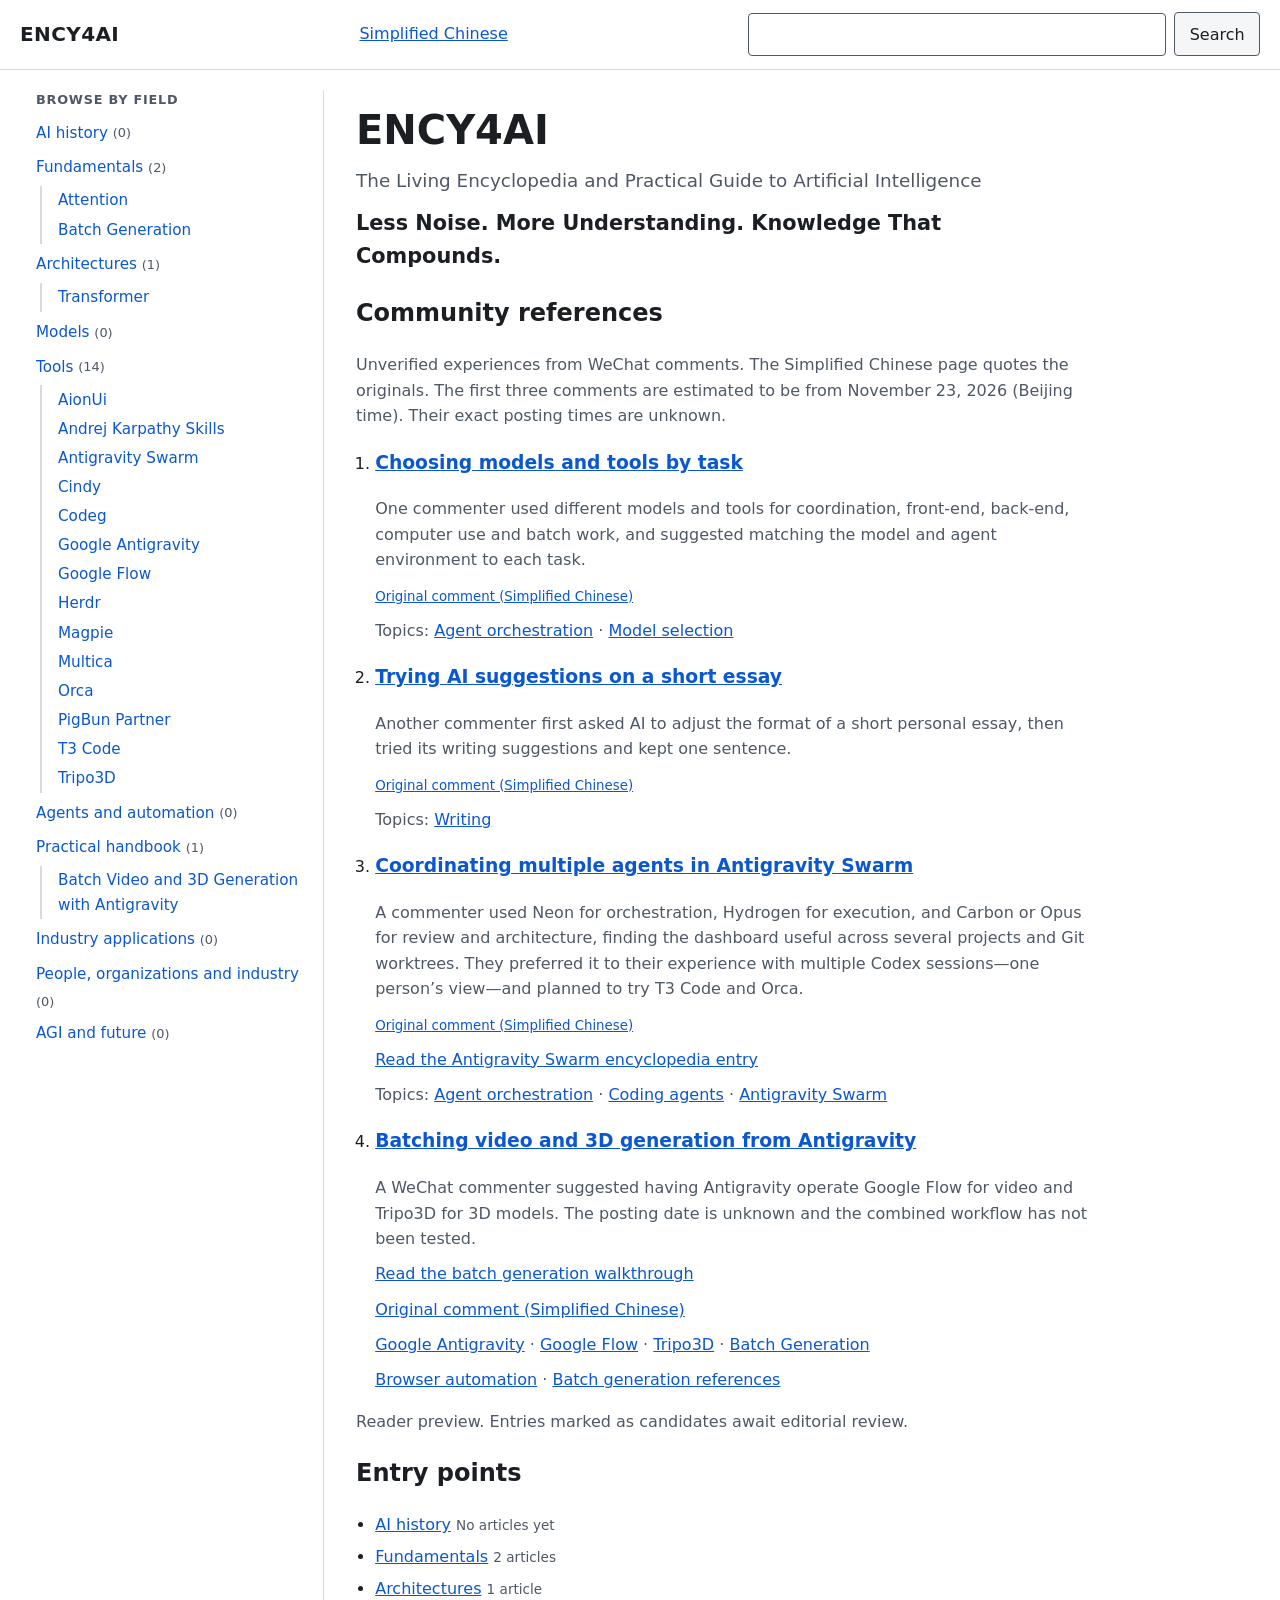
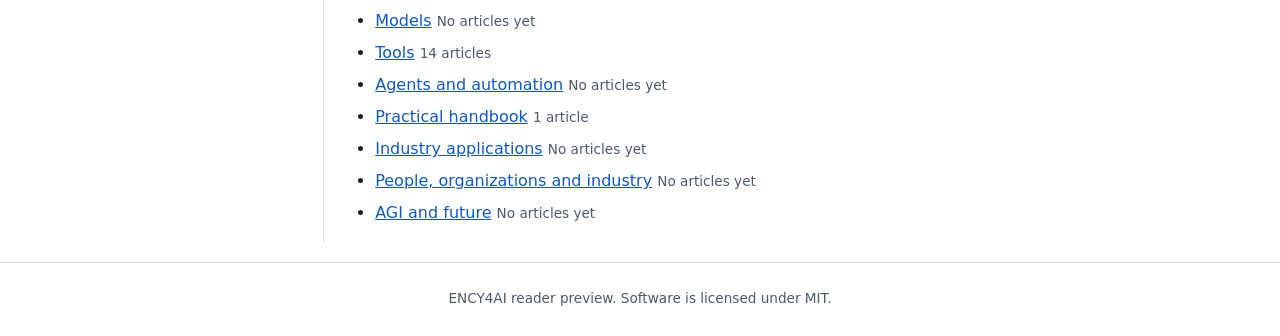
<file: index.html>
<!doctype html>
<html lang="en">
<head>
<meta charset="utf-8">
<meta name="viewport" content="width=device-width, initial-scale=1">
<title>ENCY4AI — The Living Encyclopedia and Practical Guide to Artificial Intelligence</title>
<meta name="description" content="Less Noise. More Understanding. Knowledge That Compounds.">
<link rel="alternate" hreflang="zh-Hans" href="./zh/">
<link rel="stylesheet" href="assets/styles.css">
<script type="module" src="assets/app.js"></script>
</head>
<body>
<a class="skip-link" href="#main">Skip to content</a>
<header class="site-header">
  <a class="brand" href="./">ENCY4AI</a>
  <nav class="section-nav" aria-label="Language">
    <ul>
      <li><a href="./zh/" hreflang="zh-Hans">Simplified Chinese</a></li>
    </ul>
  </nav>
  <form class="search" role="search" action="./" method="get">
    <label for="search-input">Search articles</label>
    <input id="search-input" name="q" type="search" maxlength="200" autocomplete="off">
    <button type="submit">Search</button>
  </form>
</header>
<div class="layout">
  <button class="nav-toggle" type="button" aria-expanded="true" aria-controls="site-nav" hidden>Browse topics</button>
  <nav id="site-nav" class="site-nav" aria-labelledby="toc-heading"></nav>
  <main id="main" tabindex="-1">
    <p role="status">Loading…</p>
    <noscript><p>The reader needs JavaScript to load its dataset.</p></noscript>
  </main>
  <template id="community-references">
    <section id="community-references-section" aria-labelledby="community-references-heading">
      <h2 id="community-references-heading">Community references</h2>
      <p class="status-note">Unverified experiences from WeChat comments. The Simplified Chinese page quotes the originals. The first three comments are estimated to be from <time datetime="2026-11-23">November 23, 2026</time> (Beijing time). Their exact posting times are unknown.</p>
      <p><a href="./#community-references-section" data-reference-reset hidden>Show all references</a></p>
      <ol class="result-list">
        <li id="reference-agent-workflows" data-reference-tags="agent-orchestration model-selection">
          <h3><a href="community-public.html#agent-workflows">Choosing models and tools by task</a></h3>
          <p>One commenter used different models and tools for coordination, front-end, back-end, computer use and batch work, and suggested matching the model and agent environment to each task.</p>
          <p><small><a href="zh/#reference-agent-workflows" hreflang="zh-Hans">Original comment (Simplified Chinese)</a></small></p>
          <p>Topics: <a href="?tag=agent-orchestration#community-references-section" data-reference-tag="agent-orchestration">Agent orchestration</a> · <a href="?tag=model-selection#community-references-section" data-reference-tag="model-selection">Model selection</a></p>
        </li>
        <li id="reference-writing" data-reference-tags="writing">
          <h3><a href="community-public.html#writing">Trying AI suggestions on a short essay</a></h3>
          <p>Another commenter first asked AI to adjust the format of a short personal essay, then tried its writing suggestions and kept one sentence.</p>
          <p><small><a href="zh/#reference-writing" hreflang="zh-Hans">Original comment (Simplified Chinese)</a></small></p>
          <p>Topics: <a href="?tag=writing#community-references-section" data-reference-tag="writing">Writing</a></p>
        </li>
        <li id="reference-swarm" data-reference-tags="agent-orchestration coding-agents antigravity-swarm">
          <h3><a href="community-public.html#swarm">Coordinating multiple agents in Antigravity Swarm</a></h3>
          <p>A commenter used Neon for orchestration, Hydrogen for execution, and Carbon or Opus for review and architecture, finding the dashboard useful across several projects and Git worktrees. They preferred it to their experience with multiple Codex sessions—one person’s view—and planned to try T3 Code and Orca.</p>
          <p><small><a href="zh/#reference-swarm" hreflang="zh-Hans">Original comment (Simplified Chinese)</a></small></p>
          <p><a href="?article=tool%3Aantigravity-swarm">Read the Antigravity Swarm encyclopedia entry</a></p>
          <p>Topics: <a href="?tag=agent-orchestration#community-references-section" data-reference-tag="agent-orchestration">Agent orchestration</a> · <a href="?tag=coding-agents#community-references-section" data-reference-tag="coding-agents">Coding agents</a> · <a href="?tag=antigravity-swarm#community-references-section" data-reference-tag="antigravity-swarm">Antigravity Swarm</a></p>
        </li>
        <li id="reference-browser-batch-media" data-reference-tags="browser-automation batch-generation">
          <h3><a href="community-public.html#browser-batch-media">Batching video and 3D generation from Antigravity</a></h3>
          <p>A WeChat commenter suggested having Antigravity operate Google Flow for video and Tripo3D for 3D models. The posting date is unknown and the combined workflow has not been tested.</p>
          <p><a href="?article=guide%3Aantigravity-batch-media">Read the batch generation walkthrough</a></p>
          <p><a href="zh/#reference-browser-batch-media" hreflang="zh-Hans">Original comment (Simplified Chinese)</a></p>
          <p><a href="?article=tool%3Agoogle-antigravity">Google Antigravity</a> · <a href="?article=tool%3Agoogle-flow">Google Flow</a> · <a href="?article=tool%3Atripo3d">Tripo3D</a> · <a href="?article=concept%3Abatch-generation">Batch Generation</a></p>
          <p><a href="?tag=browser-automation#community-references-section" data-reference-tag="browser-automation">Browser automation</a> · <a href="?tag=batch-generation#community-references-section" data-reference-tag="batch-generation">Batch generation references</a></p>
        </li>
      </ol>
    </section>
  </template>
</div>
<footer class="site-footer">
  <p>ENCY4AI reader preview. Software is licensed under MIT.</p>
</footer>
</body>
</html>
</file>
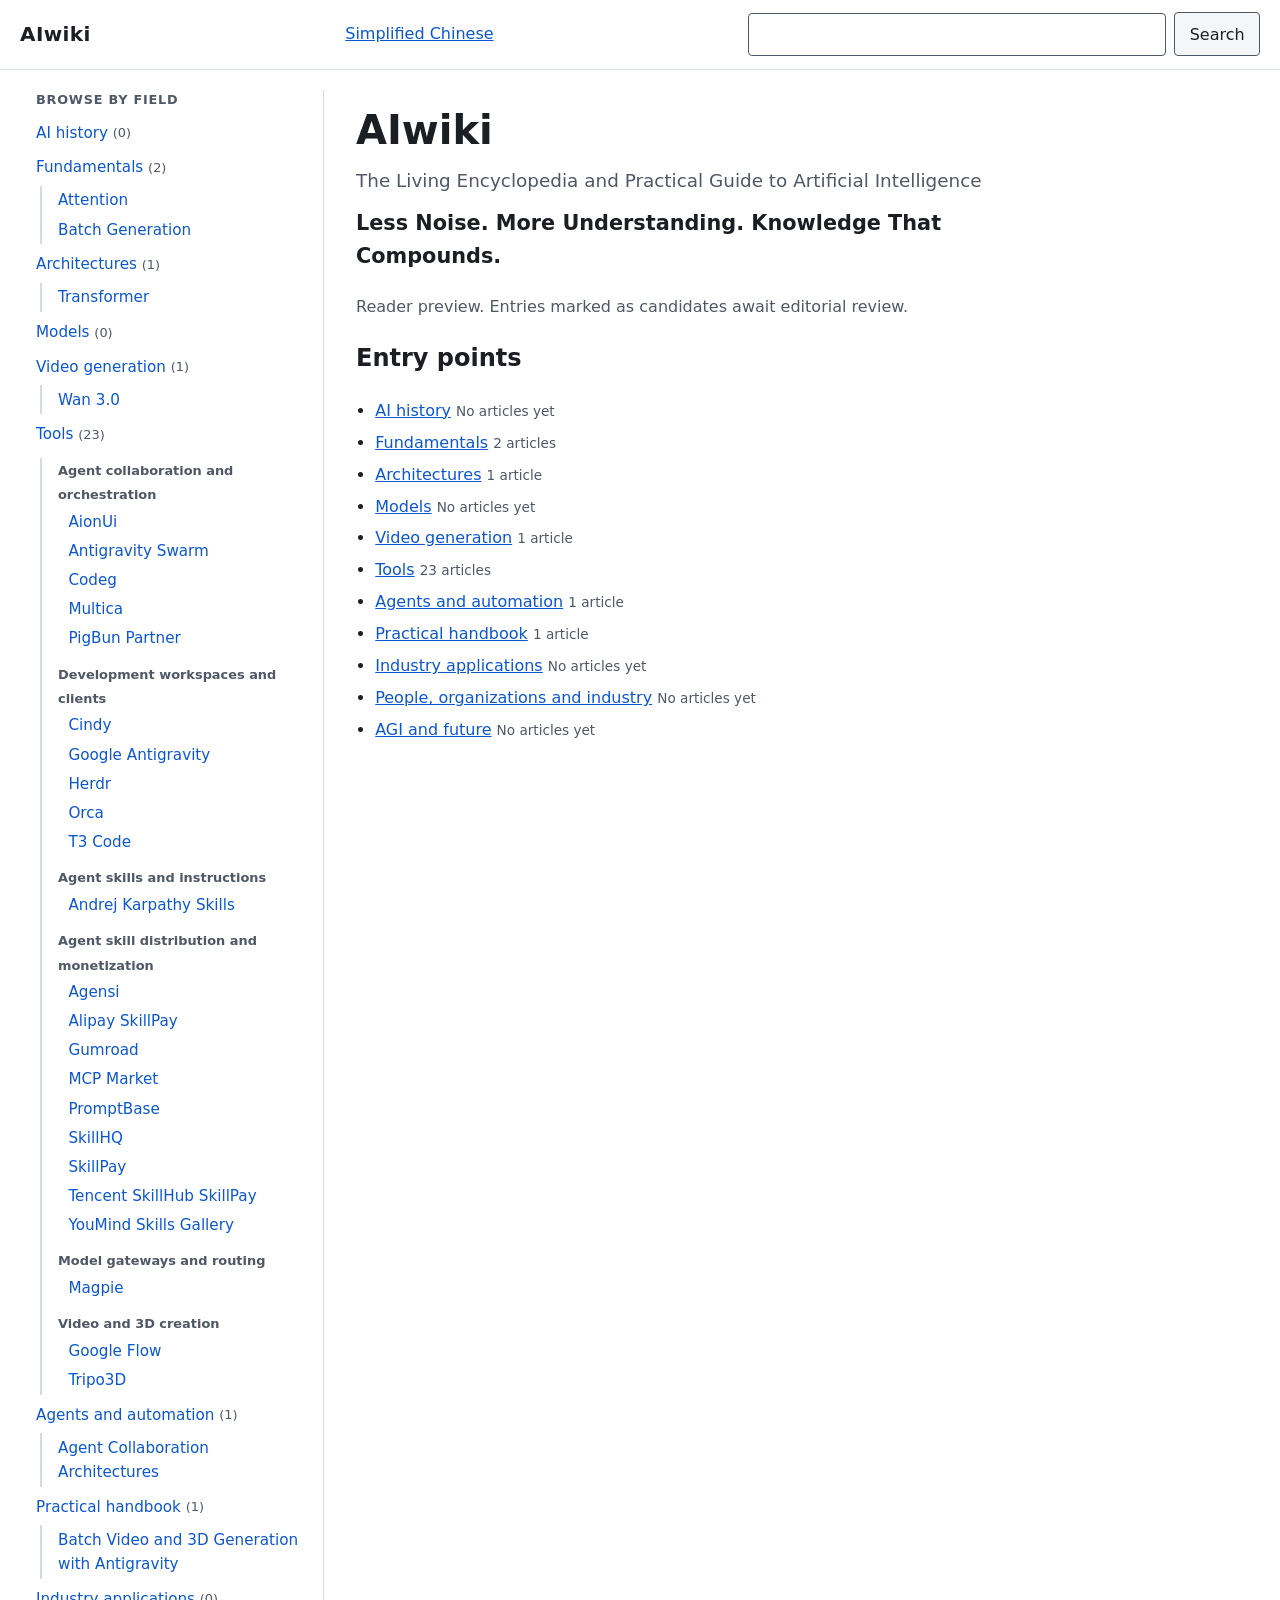
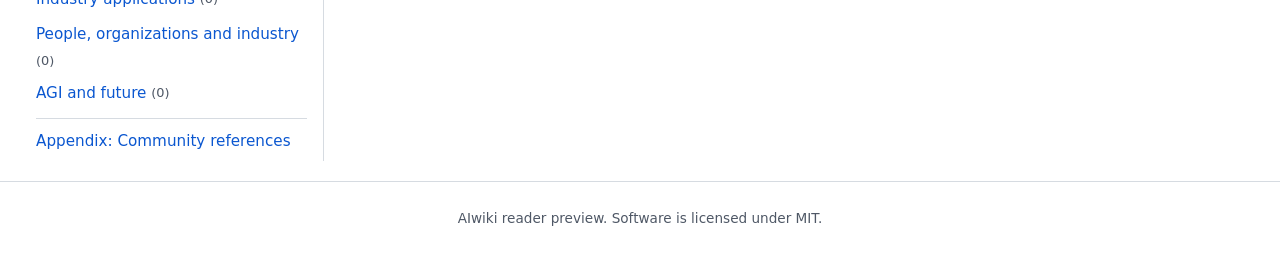
<file: pages/index.html>
<!doctype html>
<html lang="en">
<head>
<meta charset="utf-8">
<meta name="viewport" content="width=device-width, initial-scale=1">
<title>AIwiki — The Living Encyclopedia and Practical Guide to Artificial Intelligence</title>
<meta name="description" content="Less Noise. More Understanding. Knowledge That Compounds.">
<link rel="alternate" hreflang="zh-Hans" href="./zh/">
<link rel="stylesheet" href="assets/styles.css">
<script type="module" src="assets/app.js"></script>
</head>
<body>
<a class="skip-link" href="#main">Skip to content</a>
<header class="site-header">
  <a class="brand" href="./">AIwiki</a>
  <nav class="section-nav" aria-label="Language">
    <ul>
      <li><a href="./zh/" hreflang="zh-Hans">Simplified Chinese</a></li>
    </ul>
  </nav>
  <form class="search" role="search" action="./" method="get">
    <label for="search-input">Search articles</label>
    <input id="search-input" name="q" type="search" maxlength="200" autocomplete="off">
    <button type="submit">Search</button>
  </form>
</header>
<div class="layout">
  <button class="nav-toggle" type="button" aria-expanded="true" aria-controls="site-nav" hidden>Browse topics</button>
  <nav id="site-nav" class="site-nav" aria-labelledby="toc-heading"></nav>
  <main id="main" tabindex="-1">
    <p role="status">Loading…</p>
    <noscript><p>The reader needs JavaScript to load its dataset.</p></noscript>
  </main>
</div>
<footer class="site-footer">
  <p>AIwiki reader preview. Software is licensed under MIT.</p>
</footer>
</body>
</html>
</file>
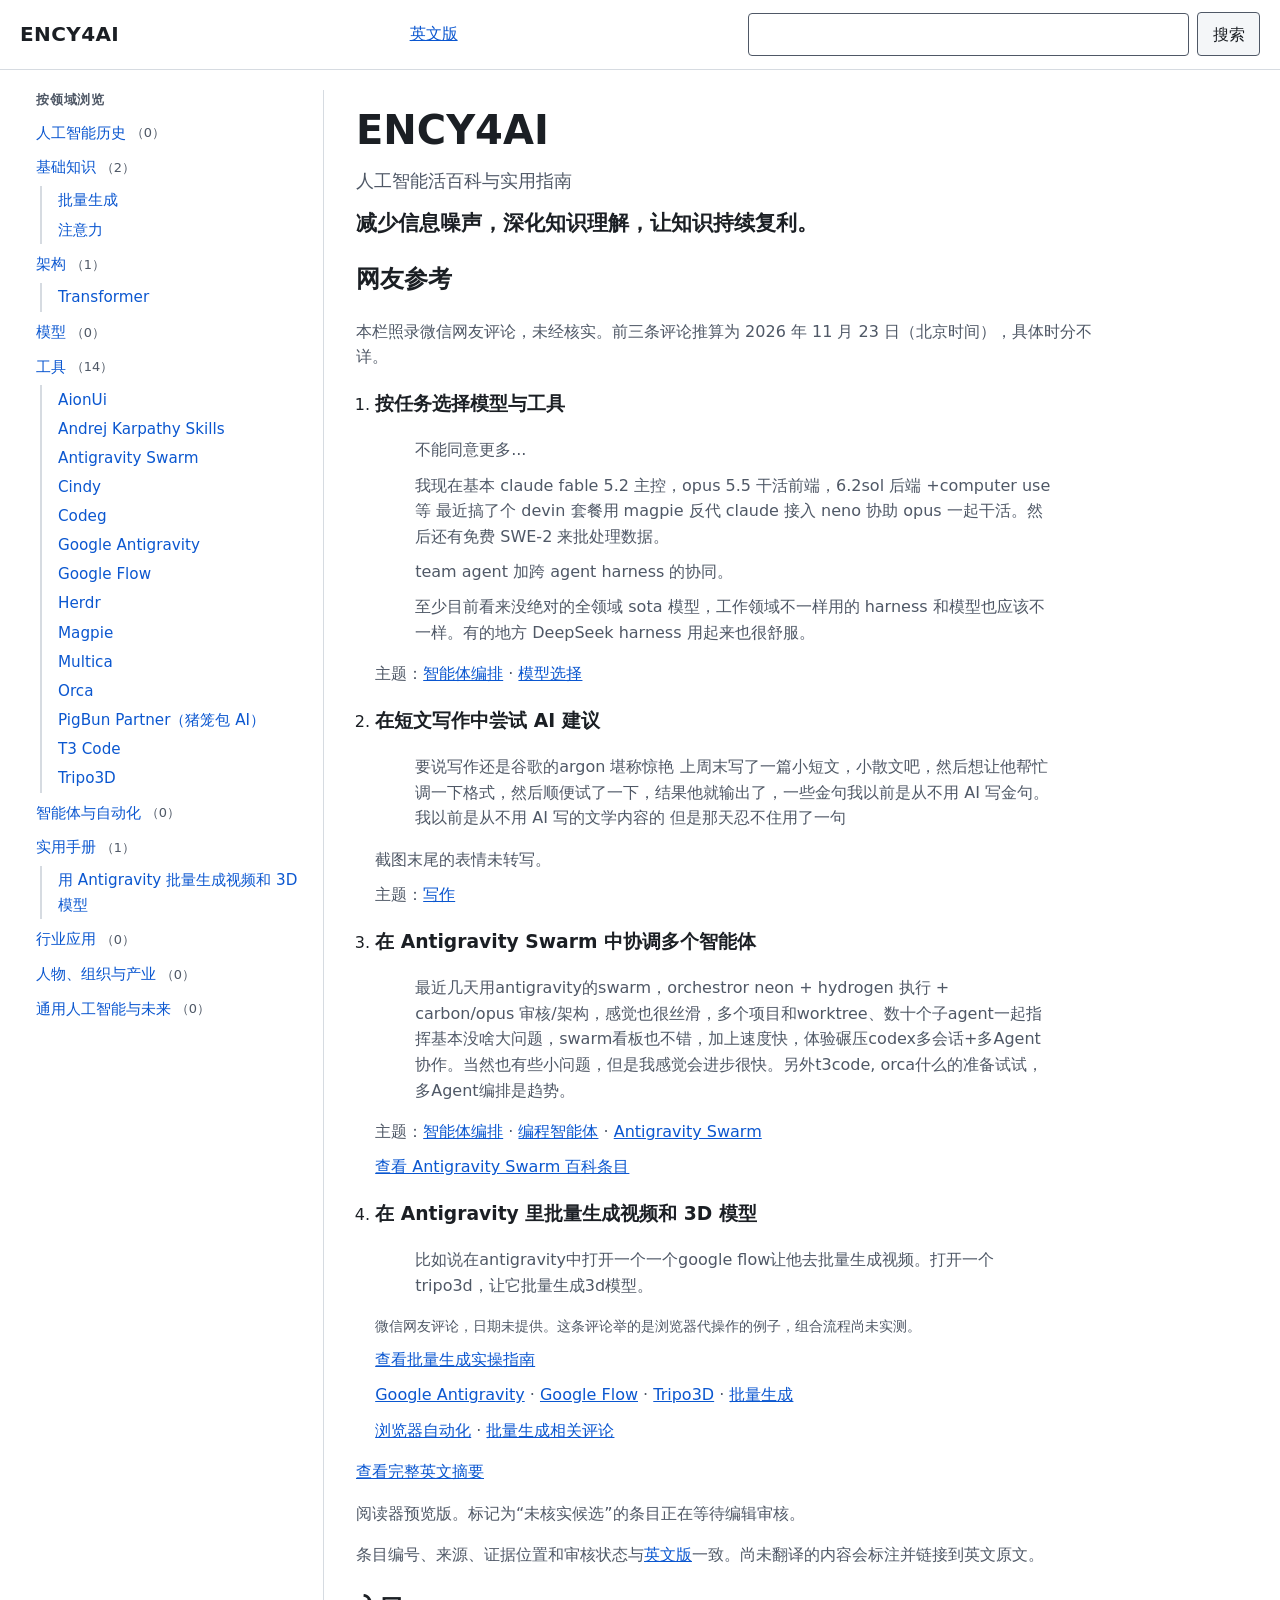
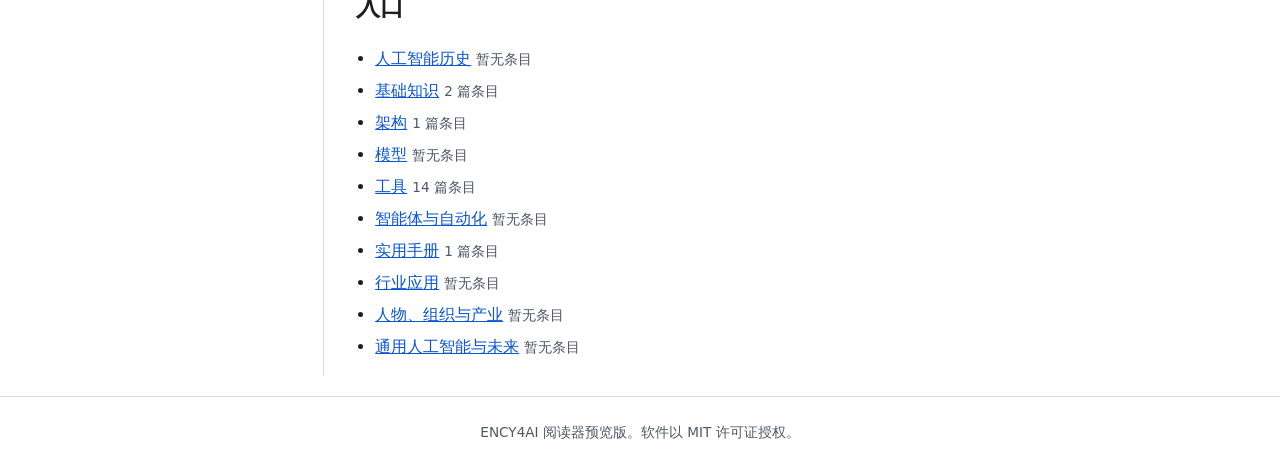
<file: zh/index.html>
<!doctype html>
<html lang="zh-Hans">
<head>
<meta charset="utf-8">
<meta name="viewport" content="width=device-width, initial-scale=1">
<title>ENCY4AI — 人工智能活百科与实用指南</title>
<meta name="description" content="ENCY4AI 简体中文阅读器：人工智能活百科与实用指南。">
<link rel="alternate" hreflang="en" href="../">
<link rel="stylesheet" href="../assets/styles.css">
<script type="module" src="../assets/zh-reader.js"></script>
</head>
<body>
<a class="skip-link" href="#main">跳到正文</a>
<header class="site-header">
  <a class="brand" href="./">ENCY4AI</a>
  <nav class="section-nav" aria-label="语言">
    <ul>
      <li><a id="lang-en" href="../" hreflang="en">英文版</a></li>
    </ul>
  </nav>
  <form class="search" role="search" action="./" method="get">
    <label for="search-input">搜索条目</label>
    <input id="search-input" name="q" type="search" maxlength="200" autocomplete="off">
    <button type="submit">搜索</button>
  </form>
</header>
<div class="layout">
  <button class="nav-toggle" type="button" aria-expanded="true" aria-controls="site-nav" hidden>浏览主题</button>
  <nav id="site-nav" class="site-nav" aria-labelledby="toc-heading"></nav>
  <main id="main" tabindex="-1">
    <p role="status">正在加载…</p>
    <noscript><p>阅读器需要启用 JavaScript 才能加载数据集。</p></noscript>
  </main>
  <template id="community-references">
    <section id="community-references-section" aria-labelledby="community-references-heading">
      <h2 id="community-references-heading">网友参考</h2>
      <p class="status-note">本栏照录微信网友评论，未经核实。前三条评论推算为 <time datetime="2026-11-23">2026 年 11 月 23 日</time>（北京时间），具体时分不详。</p>
      <p><a href="./#community-references-section" data-reference-reset hidden>显示全部参考</a></p>
      <ol class="result-list">
        <li id="reference-agent-workflows" data-reference-tags="agent-orchestration model-selection">
          <h3>按任务选择模型与工具</h3>
          <blockquote>
            <p>不能同意更多...</p>
            <p>我现在基本 claude fable 5.2 主控，opus 5.5 干活前端，6.2sol 后端 +computer use 等 最近搞了个 devin 套餐用 magpie 反代 claude 接入 neno 协助 opus 一起干活。然后还有免费 SWE-2 来批处理数据。</p>
            <p>team agent 加跨 agent harness 的协同。</p>
            <p>至少目前看来没绝对的全领域 sota 模型，工作领域不一样用的 harness 和模型也应该不一样。有的地方 DeepSeek harness 用起来也很舒服。</p>
          </blockquote>
          <p>主题：<a href="?tag=agent-orchestration#community-references-section" data-reference-tag="agent-orchestration">智能体编排</a> · <a href="?tag=model-selection#community-references-section" data-reference-tag="model-selection">模型选择</a></p>
        </li>
        <li id="reference-writing" data-reference-tags="writing">
          <h3>在短文写作中尝试 AI 建议</h3>
          <blockquote>
            <p>要说写作还是谷歌的argon 堪称惊艳 上周末写了一篇小短文，小散文吧，然后想让他帮忙调一下格式，然后顺便试了一下，结果他就输出了，一些金句我以前是从不用 AI 写金句。我以前是从不用 AI 写的文学内容的 但是那天忍不住用了一句</p>
          </blockquote>
          <p>截图末尾的表情未转写。</p>
          <p>主题：<a href="?tag=writing#community-references-section" data-reference-tag="writing">写作</a></p>
        </li>
        <li id="reference-swarm" data-reference-tags="agent-orchestration coding-agents antigravity-swarm">
          <h3>在 Antigravity Swarm 中协调多个智能体</h3>
          <blockquote>
            <p>最近几天用antigravity的swarm，orchestror neon + hydrogen 执行 + carbon/opus 审核/架构，感觉也很丝滑，多个项目和worktree、数十个子agent一起指挥基本没啥大问题，swarm看板也不错，加上速度快，体验碾压codex多会话+多Agent协作。当然也有些小问题，但是我感觉会进步很快。另外t3code, orca什么的准备试试，多Agent编排是趋势。</p>
          </blockquote>
          <p>主题：<a href="?tag=agent-orchestration#community-references-section" data-reference-tag="agent-orchestration">智能体编排</a> · <a href="?tag=coding-agents#community-references-section" data-reference-tag="coding-agents">编程智能体</a> · <a href="?tag=antigravity-swarm#community-references-section" data-reference-tag="antigravity-swarm">Antigravity Swarm</a></p>
          <p><a href="?article=tool%3Aantigravity-swarm">查看 Antigravity Swarm 百科条目</a></p>
        </li>
        <li id="reference-browser-batch-media" data-reference-tags="browser-automation batch-generation">
          <h3>在 Antigravity 里批量生成视频和 3D 模型</h3>
          <blockquote>
            <p>比如说在antigravity中打开一个一个google flow让他去批量生成视频。打开一个tripo3d，让它批量生成3d模型。</p>
          </blockquote>
          <p class="hint">微信网友评论，日期未提供。这条评论举的是浏览器代操作的例子，组合流程尚未实测。</p>
          <p><a href="?article=guide%3Aantigravity-batch-media">查看批量生成实操指南</a></p>
          <p><a href="?article=tool%3Agoogle-antigravity">Google Antigravity</a> · <a href="?article=tool%3Agoogle-flow">Google Flow</a> · <a href="?article=tool%3Atripo3d">Tripo3D</a> · <a href="?article=concept%3Abatch-generation">批量生成</a></p>
          <p><a href="?tag=browser-automation#community-references-section" data-reference-tag="browser-automation">浏览器自动化</a> · <a href="?tag=batch-generation#community-references-section" data-reference-tag="batch-generation">批量生成相关评论</a></p>
        </li>
      </ol>
      <p><a href="../community-public.html" hreflang="en">查看完整英文摘要</a></p>
    </section>
  </template>
</div>
<footer class="site-footer">
  <p>ENCY4AI 阅读器预览版。软件以 MIT 许可证授权。</p>
</footer>
</body>
</html>
</file>
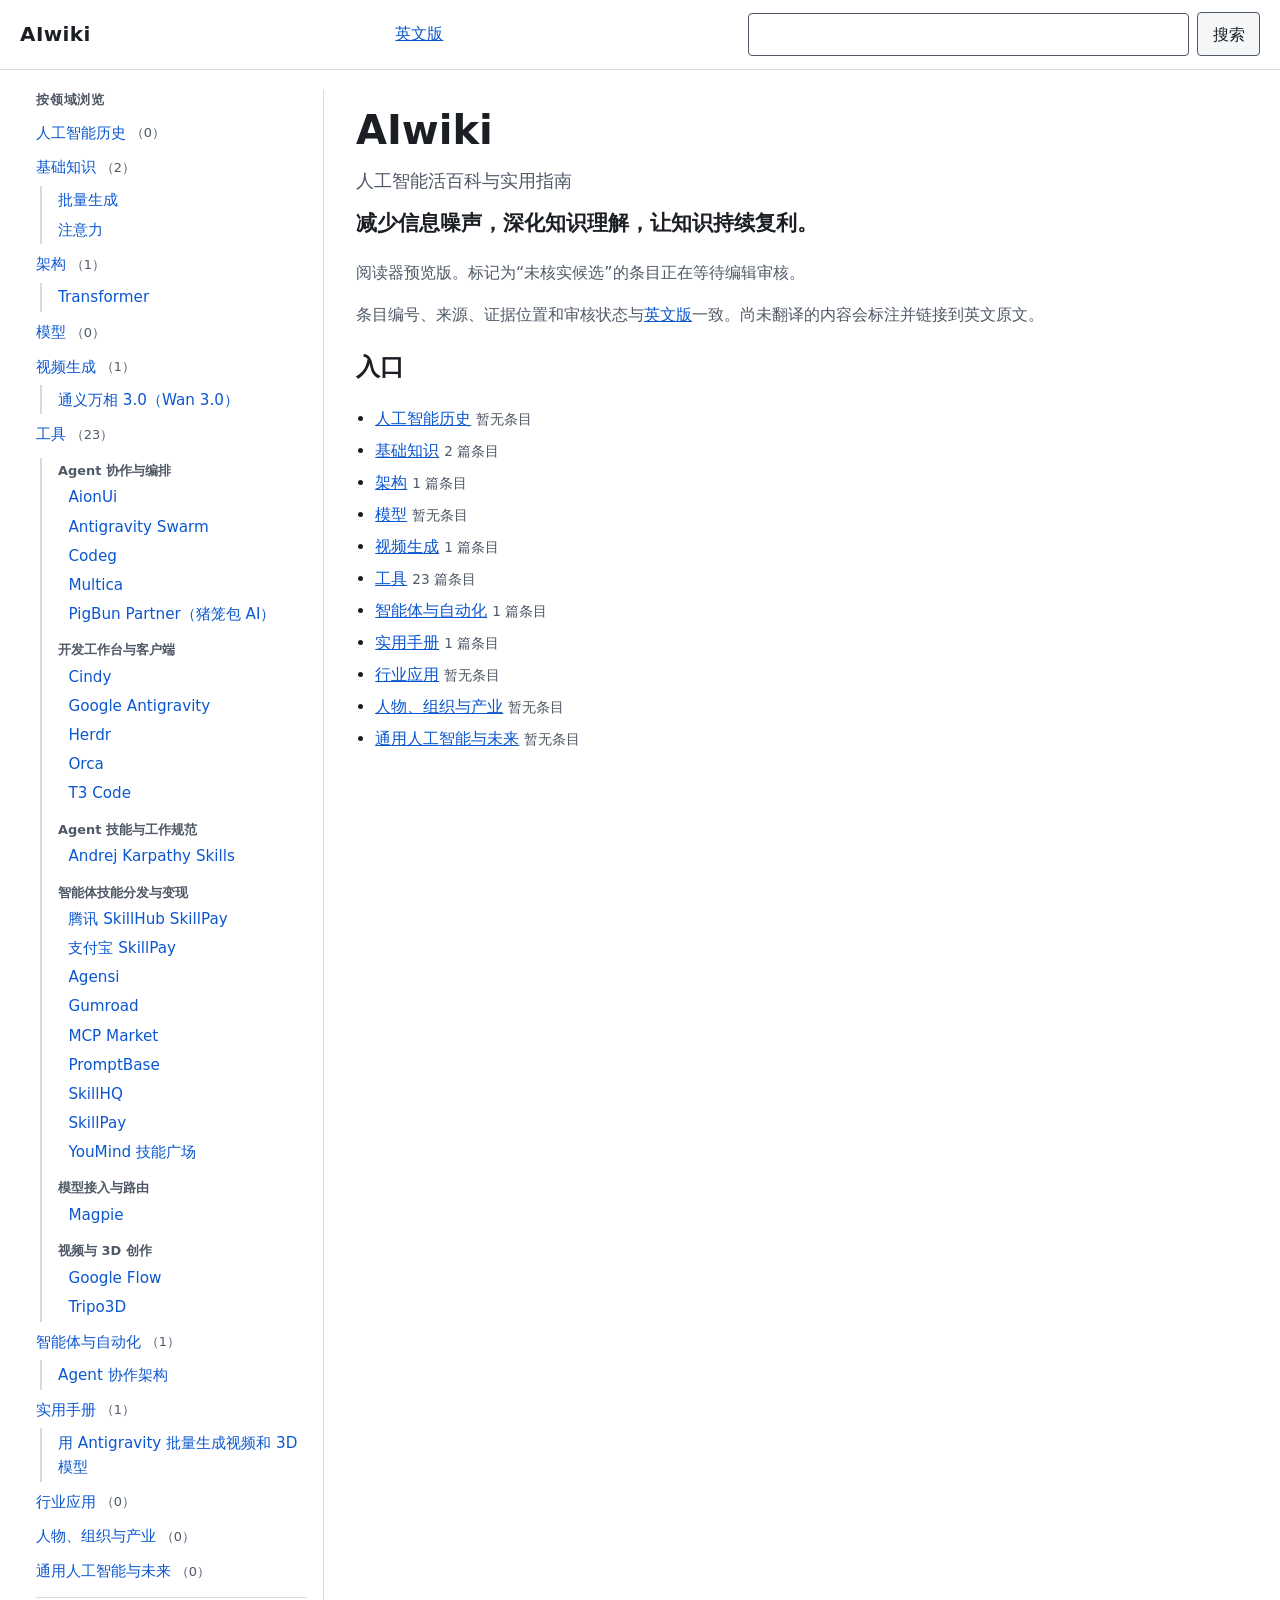
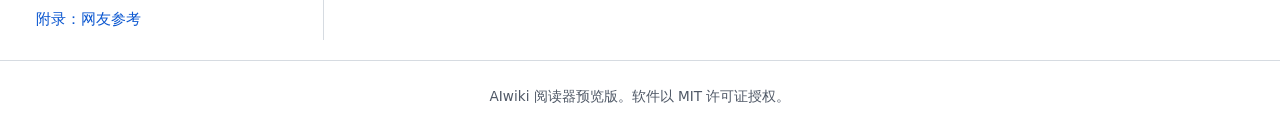
<file: pages/zh/index.html>
<!doctype html>
<html lang="zh-Hans">
<head>
<meta charset="utf-8">
<meta name="viewport" content="width=device-width, initial-scale=1">
<title>AIwiki — 人工智能活百科与实用指南</title>
<meta name="description" content="AIwiki 简体中文阅读器：人工智能活百科与实用指南。">
<link rel="alternate" hreflang="en" href="../">
<link rel="stylesheet" href="../assets/styles.css">
<script type="module" src="../assets/zh-reader.js"></script>
</head>
<body>
<a class="skip-link" href="#main">跳到正文</a>
<header class="site-header">
  <a class="brand" href="./">AIwiki</a>
  <nav class="section-nav" aria-label="语言">
    <ul>
      <li><a id="lang-en" href="../" hreflang="en">英文版</a></li>
    </ul>
  </nav>
  <form class="search" role="search" action="./" method="get">
    <label for="search-input">搜索条目</label>
    <input id="search-input" name="q" type="search" maxlength="200" autocomplete="off">
    <button type="submit">搜索</button>
  </form>
</header>
<div class="layout">
  <button class="nav-toggle" type="button" aria-expanded="true" aria-controls="site-nav" hidden>浏览主题</button>
  <nav id="site-nav" class="site-nav" aria-labelledby="toc-heading"></nav>
  <main id="main" tabindex="-1">
    <p role="status">正在加载…</p>
    <noscript><p>阅读器需要启用 JavaScript 才能加载数据集。</p></noscript>
  </main>
</div>
<footer class="site-footer">
  <p>AIwiki 阅读器预览版。软件以 MIT 许可证授权。</p>
</footer>
</body>
</html>
</file>
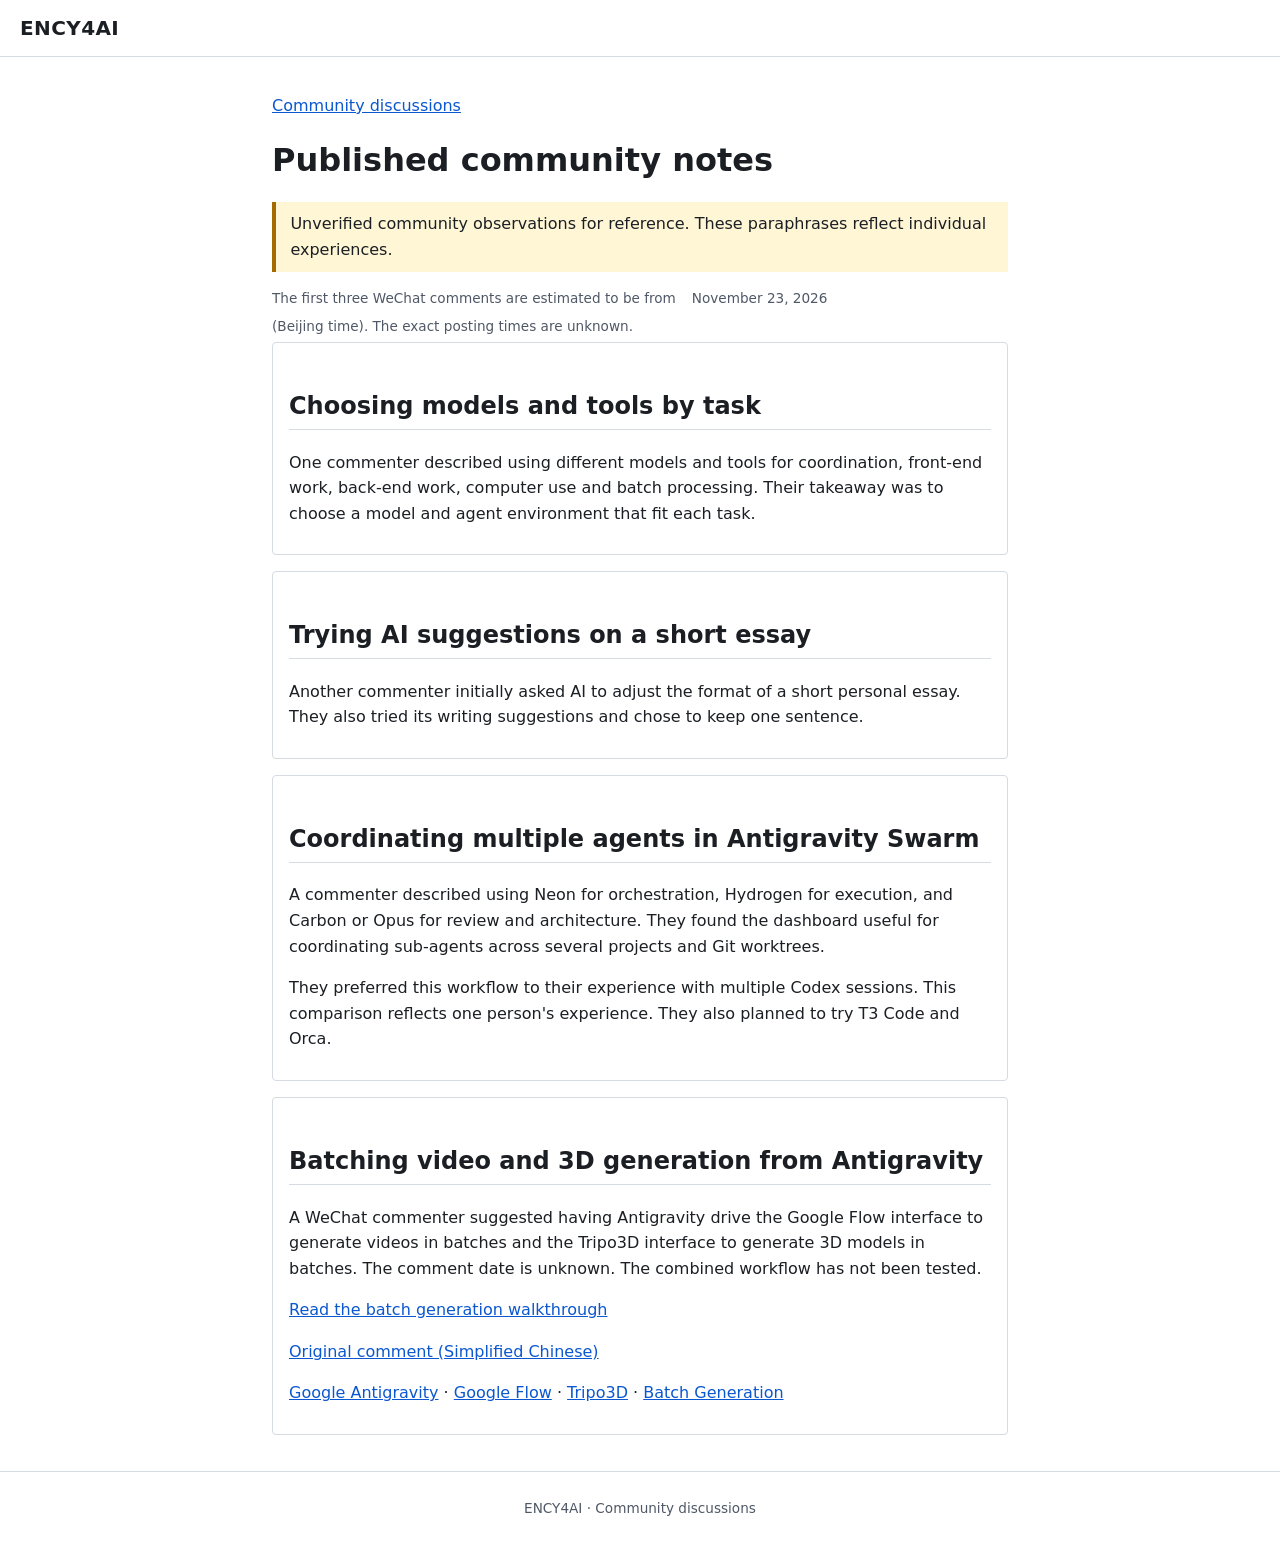
<file: community-public.html>
<!doctype html>
<html lang="en">
<head>
<meta charset="utf-8">
<meta name="viewport" content="width=device-width, initial-scale=1">
<meta name="description" content="Anonymized community observations on AI collaboration, writing, and media generation.">
<meta name="referrer" content="no-referrer">
<title>Published community notes — ENCY4AI</title>
<link rel="stylesheet" href="assets/styles.css">
</head>
<body>
<a class="skip-link" href="#main">Skip to content</a>
<header class="site-header">
  <a class="brand" href="./">ENCY4AI</a>
</header>
<div class="layout layout-single">
  <main id="main" tabindex="-1">
    <p><a href="discussions.html">Community discussions</a></p>
    <h1 class="page-title">Published community notes</h1>
    <p class="notice">Unverified community observations for reference. These paraphrases reflect individual experiences.</p>
    <p class="meta">The first three WeChat comments are estimated to be from <time datetime="2026-11-23">November 23, 2026</time> (Beijing time). The exact posting times are unknown.</p>
    <ol class="discussion-list">
      <li class="discussion-item">
        <article aria-labelledby="agent-workflows">
          <h2 id="agent-workflows">Choosing models and tools by task</h2>
          <p>One commenter described using different models and tools for coordination, front-end work, back-end work, computer use and batch processing. Their takeaway was to choose a model and agent environment that fit each task.</p>
        </article>
      </li>
      <li class="discussion-item">
        <article aria-labelledby="writing">
          <h2 id="writing">Trying AI suggestions on a short essay</h2>
          <p>Another commenter initially asked AI to adjust the format of a short personal essay. They also tried its writing suggestions and chose to keep one sentence.</p>
        </article>
      </li>
      <li class="discussion-item">
        <article aria-labelledby="swarm">
          <h2 id="swarm">Coordinating multiple agents in Antigravity Swarm</h2>
          <p>A commenter described using Neon for orchestration, Hydrogen for execution, and Carbon or Opus for review and architecture. They found the dashboard useful for coordinating sub-agents across several projects and Git worktrees.</p>
          <p>They preferred this workflow to their experience with multiple Codex sessions. This comparison reflects one person's experience. They also planned to try T3 Code and Orca.</p>
        </article>
      </li>
      <li class="discussion-item">
        <article aria-labelledby="browser-batch-media">
          <h2 id="browser-batch-media">Batching video and 3D generation from Antigravity</h2>
          <p>A WeChat commenter suggested having Antigravity drive the Google Flow interface to generate videos in batches and the Tripo3D interface to generate 3D models in batches. The comment date is unknown. The combined workflow has not been tested.</p>
          <p><a href="./?article=guide%3Aantigravity-batch-media">Read the batch generation walkthrough</a></p>
          <p><a href="zh/#reference-browser-batch-media" hreflang="zh-Hans">Original comment (Simplified Chinese)</a></p>
          <p><a href="./?article=tool%3Agoogle-antigravity">Google Antigravity</a> · <a href="./?article=tool%3Agoogle-flow">Google Flow</a> · <a href="./?article=tool%3Atripo3d">Tripo3D</a> · <a href="./?article=concept%3Abatch-generation">Batch Generation</a></p>
        </article>
      </li>
    </ol>
  </main>
</div>
<footer class="site-footer"><p>ENCY4AI · Community discussions</p></footer>
</body>
</html>
</file>
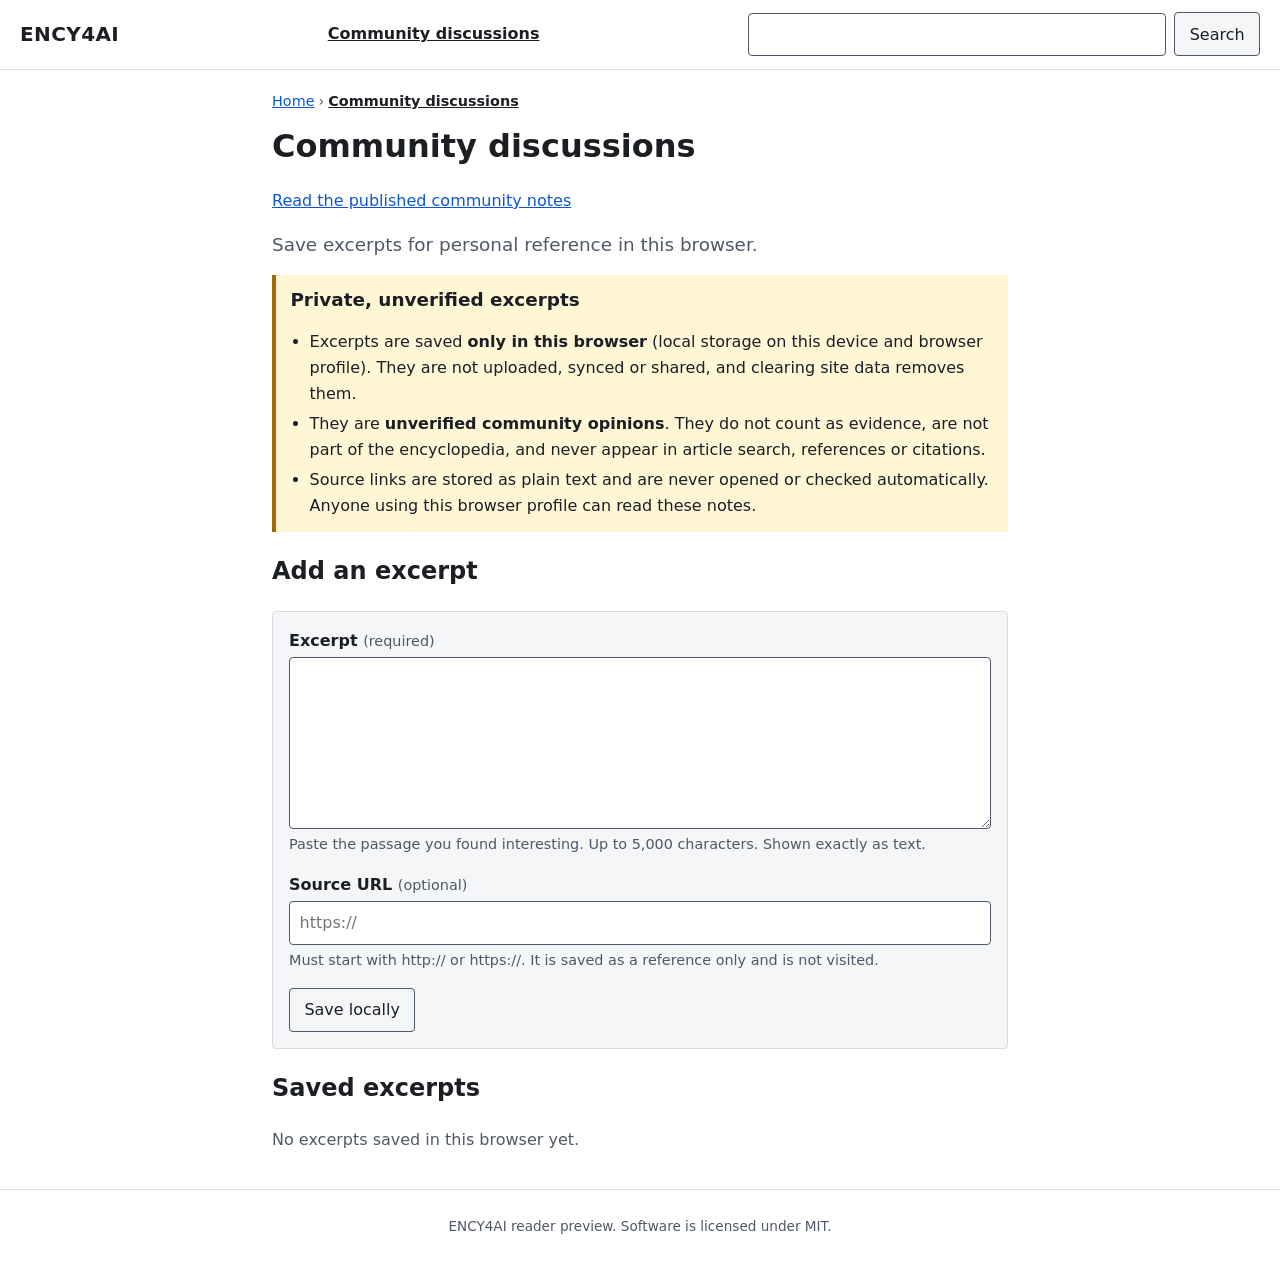
<file: discussions.html>
<!doctype html>
<html lang="en">
<head>
<meta charset="utf-8">
<meta name="viewport" content="width=device-width, initial-scale=1">
<meta name="referrer" content="no-referrer">
<title>Community discussions — ENCY4AI</title>
<meta name="description" content="Private, browser-local notes of community discussion excerpts. Unverified; not evidence.">
<link rel="stylesheet" href="assets/styles.css">
<script src="assets/discussions.js" defer></script>
</head>
<body>
<a class="skip-link" href="#main">Skip to content</a>
<header class="site-header">
  <a class="brand" href="./">ENCY4AI</a>
  <nav class="section-nav" aria-label="Sections">
    <ul>
      <li><a href="discussions.html" aria-current="page">Community discussions</a></li>
    </ul>
  </nav>
  <form class="search" role="search" action="./" method="get">
    <label for="search-input">Search articles</label>
    <input id="search-input" name="q" type="search" maxlength="200" autocomplete="off">
    <button type="submit">Search</button>
  </form>
</header>
<div class="layout layout-single">
  <main id="main" tabindex="-1">
    <nav class="breadcrumb" aria-label="Breadcrumb">
      <ol>
        <li><a href="./">Home</a></li>
        <li><a href="discussions.html" aria-current="page">Community discussions</a></li>
      </ol>
    </nav>

    <h1 class="page-title">Community discussions</h1>
    <p><a href="community-public.html">Read the published community notes</a></p>
    <p class="subtitle">Save excerpts for personal reference in this browser.</p>

    <section class="notice" aria-labelledby="discussion-notice-heading">
      <h2 id="discussion-notice-heading">Private, unverified excerpts</h2>
      <ul>
        <li>Excerpts are saved <strong>only in this browser</strong> (local storage on this device and browser profile). They are not uploaded, synced or shared, and clearing site data removes them.</li>
        <li>They are <strong>unverified community opinions</strong>. They do not count as evidence, are not part of the encyclopedia, and never appear in article search, references or citations.</li>
        <li>Source links are stored as plain text and are never opened or checked automatically. Anyone using this browser profile can read these notes.</li>
      </ul>
    </section>

    <section class="discussion-add" aria-labelledby="add-heading">
      <h2 id="add-heading">Add an excerpt</h2>
      <div id="storage-error" class="notice notice-error" role="alert" hidden></div>
      <form id="discussion-form" class="discussion-form" method="dialog" novalidate>
        <div class="field">
          <label for="excerpt-input">Excerpt <span class="required-mark">(required)</span></label>
          <textarea id="excerpt-input" name="excerpt" rows="6" maxlength="5000" required aria-describedby="excerpt-hint excerpt-error"></textarea>
          <p id="excerpt-hint" class="hint">Paste the passage you found interesting. Up to 5,000 characters. Shown exactly as text.</p>
          <p id="excerpt-error" class="field-error" hidden></p>
        </div>
        <div class="field">
          <label for="url-input">Source URL <span class="optional-mark">(optional)</span></label>
          <input id="url-input" name="url" type="url" inputmode="url" maxlength="2048" autocomplete="off" spellcheck="false" placeholder="https://" aria-describedby="url-hint url-error">
          <p id="url-hint" class="hint">Must start with http:// or https://. It is saved as a reference only and is not visited.</p>
          <p id="url-error" class="field-error" hidden></p>
        </div>
        <button type="submit">Save locally</button>
      </form>
      <p id="discussion-status" class="status-note" role="status" aria-live="polite"></p>
    </section>

    <section class="discussion-saved" aria-labelledby="saved-heading">
      <h2 id="saved-heading" tabindex="-1">Saved excerpts <span id="saved-count" class="count"></span></h2>
      <p id="discussion-empty" class="empty">No excerpts saved in this browser yet.</p>
      <ol id="discussion-list" class="discussion-list"></ol>
    </section>

    <noscript><p class="notice">This page needs JavaScript to save and show notes in this browser.</p></noscript>
  </main>
</div>
<footer class="site-footer">
  <p>ENCY4AI reader preview. Software is licensed under MIT.</p>
</footer>
</body>
</html>
</file>
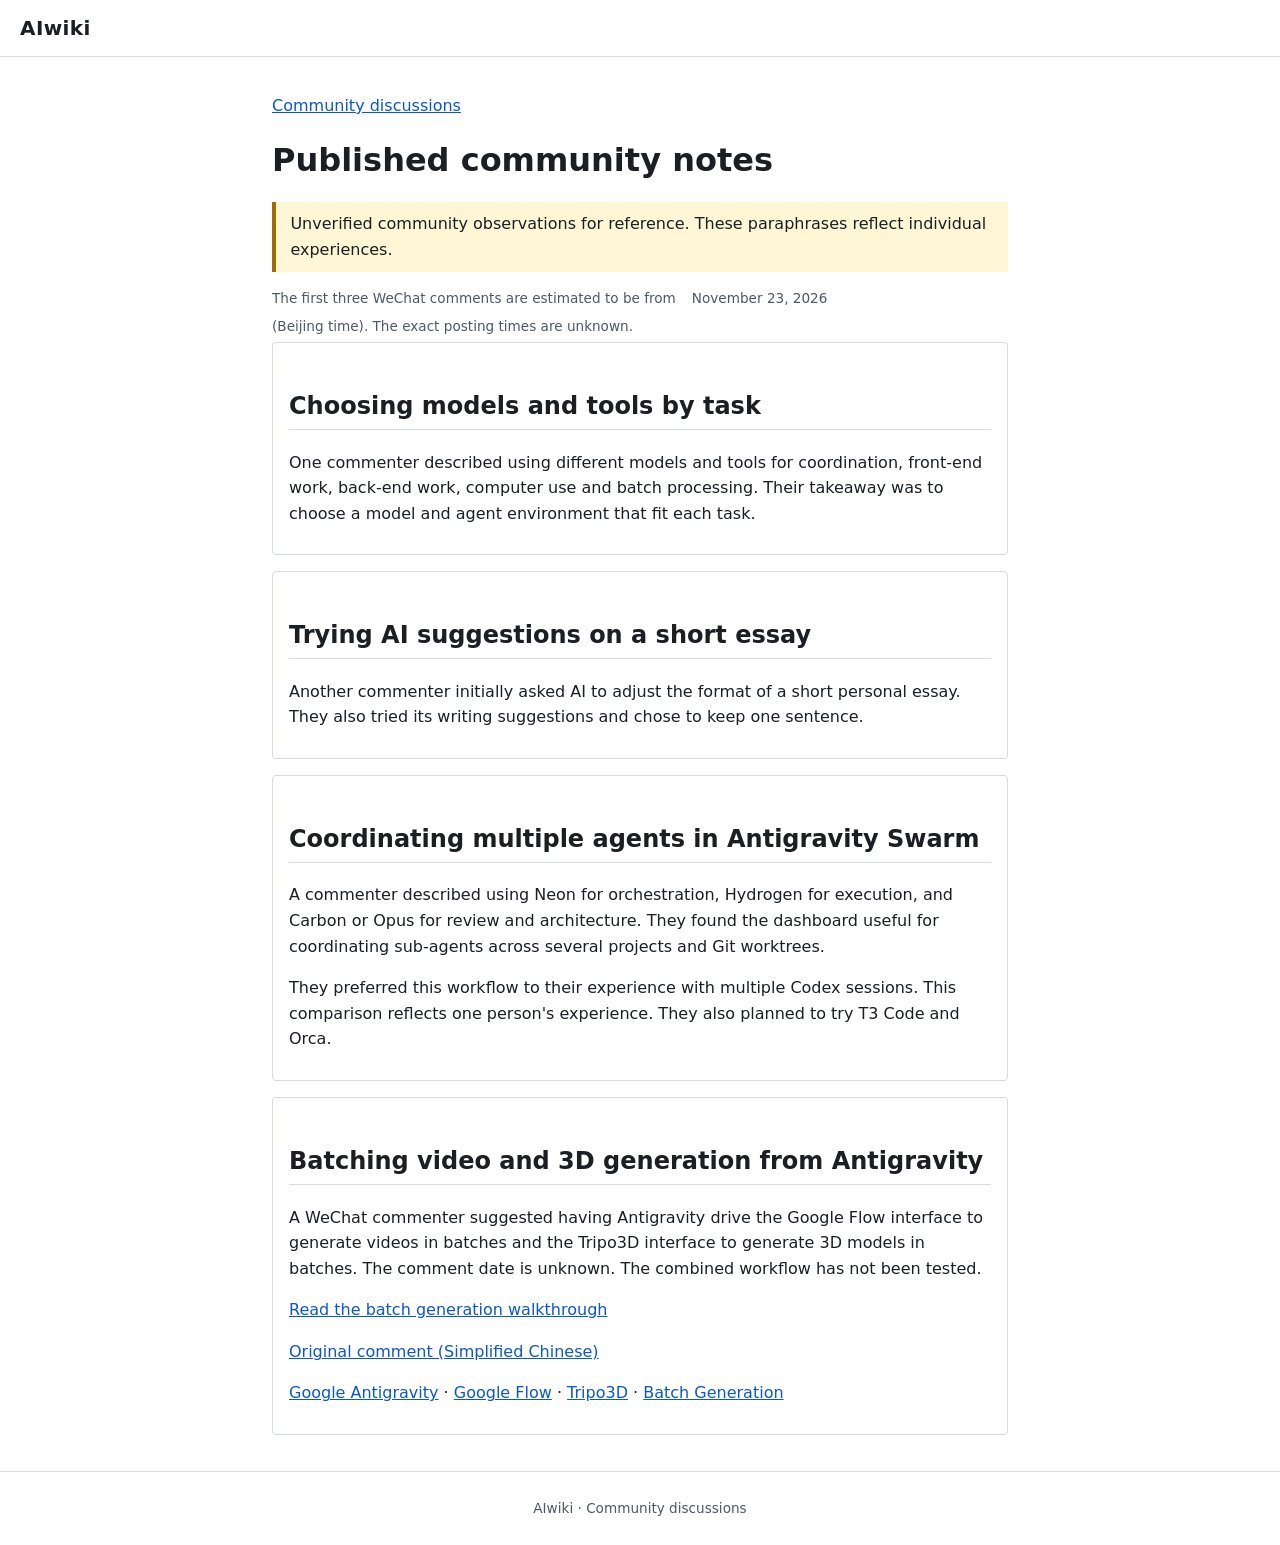
<file: pages/community-public.html>
<!doctype html>
<html lang="en">
<head>
<meta charset="utf-8">
<meta name="viewport" content="width=device-width, initial-scale=1">
<meta name="description" content="Anonymized community observations on AI collaboration, writing, and media generation.">
<meta name="referrer" content="no-referrer">
<title>Published community notes — AIwiki</title>
<link rel="stylesheet" href="assets/styles.css">
</head>
<body>
<a class="skip-link" href="#main">Skip to content</a>
<header class="site-header">
  <a class="brand" href="./">AIwiki</a>
</header>
<div class="layout layout-single">
  <main id="main" tabindex="-1">
    <p><a href="discussions.html">Community discussions</a></p>
    <h1 class="page-title">Published community notes</h1>
    <p class="notice">Unverified community observations for reference. These paraphrases reflect individual experiences.</p>
    <p class="meta">The first three WeChat comments are estimated to be from <time datetime="2026-11-23">November 23, 2026</time> (Beijing time). The exact posting times are unknown.</p>
    <ol class="discussion-list">
      <li class="discussion-item">
        <article aria-labelledby="agent-workflows">
          <h2 id="agent-workflows">Choosing models and tools by task</h2>
          <p>One commenter described using different models and tools for coordination, front-end work, back-end work, computer use and batch processing. Their takeaway was to choose a model and agent environment that fit each task.</p>
        </article>
      </li>
      <li class="discussion-item">
        <article aria-labelledby="writing">
          <h2 id="writing">Trying AI suggestions on a short essay</h2>
          <p>Another commenter initially asked AI to adjust the format of a short personal essay. They also tried its writing suggestions and chose to keep one sentence.</p>
        </article>
      </li>
      <li class="discussion-item">
        <article aria-labelledby="swarm">
          <h2 id="swarm">Coordinating multiple agents in Antigravity Swarm</h2>
          <p>A commenter described using Neon for orchestration, Hydrogen for execution, and Carbon or Opus for review and architecture. They found the dashboard useful for coordinating sub-agents across several projects and Git worktrees.</p>
          <p>They preferred this workflow to their experience with multiple Codex sessions. This comparison reflects one person's experience. They also planned to try T3 Code and Orca.</p>
        </article>
      </li>
      <li class="discussion-item">
        <article aria-labelledby="browser-batch-media">
          <h2 id="browser-batch-media">Batching video and 3D generation from Antigravity</h2>
          <p>A WeChat commenter suggested having Antigravity drive the Google Flow interface to generate videos in batches and the Tripo3D interface to generate 3D models in batches. The comment date is unknown. The combined workflow has not been tested.</p>
          <p><a href="./?article=guide%3Aantigravity-batch-media">Read the batch generation walkthrough</a></p>
          <p><a href="zh/references.html#reference-browser-batch-media" hreflang="zh-Hans">Original comment (Simplified Chinese)</a></p>
          <p><a href="./?article=tool%3Agoogle-antigravity">Google Antigravity</a> · <a href="./?article=tool%3Agoogle-flow">Google Flow</a> · <a href="./?article=tool%3Atripo3d">Tripo3D</a> · <a href="./?article=concept%3Abatch-generation">Batch Generation</a></p>
        </article>
      </li>
    </ol>
  </main>
</div>
<footer class="site-footer"><p>AIwiki · Community discussions</p></footer>
</body>
</html>
</file>
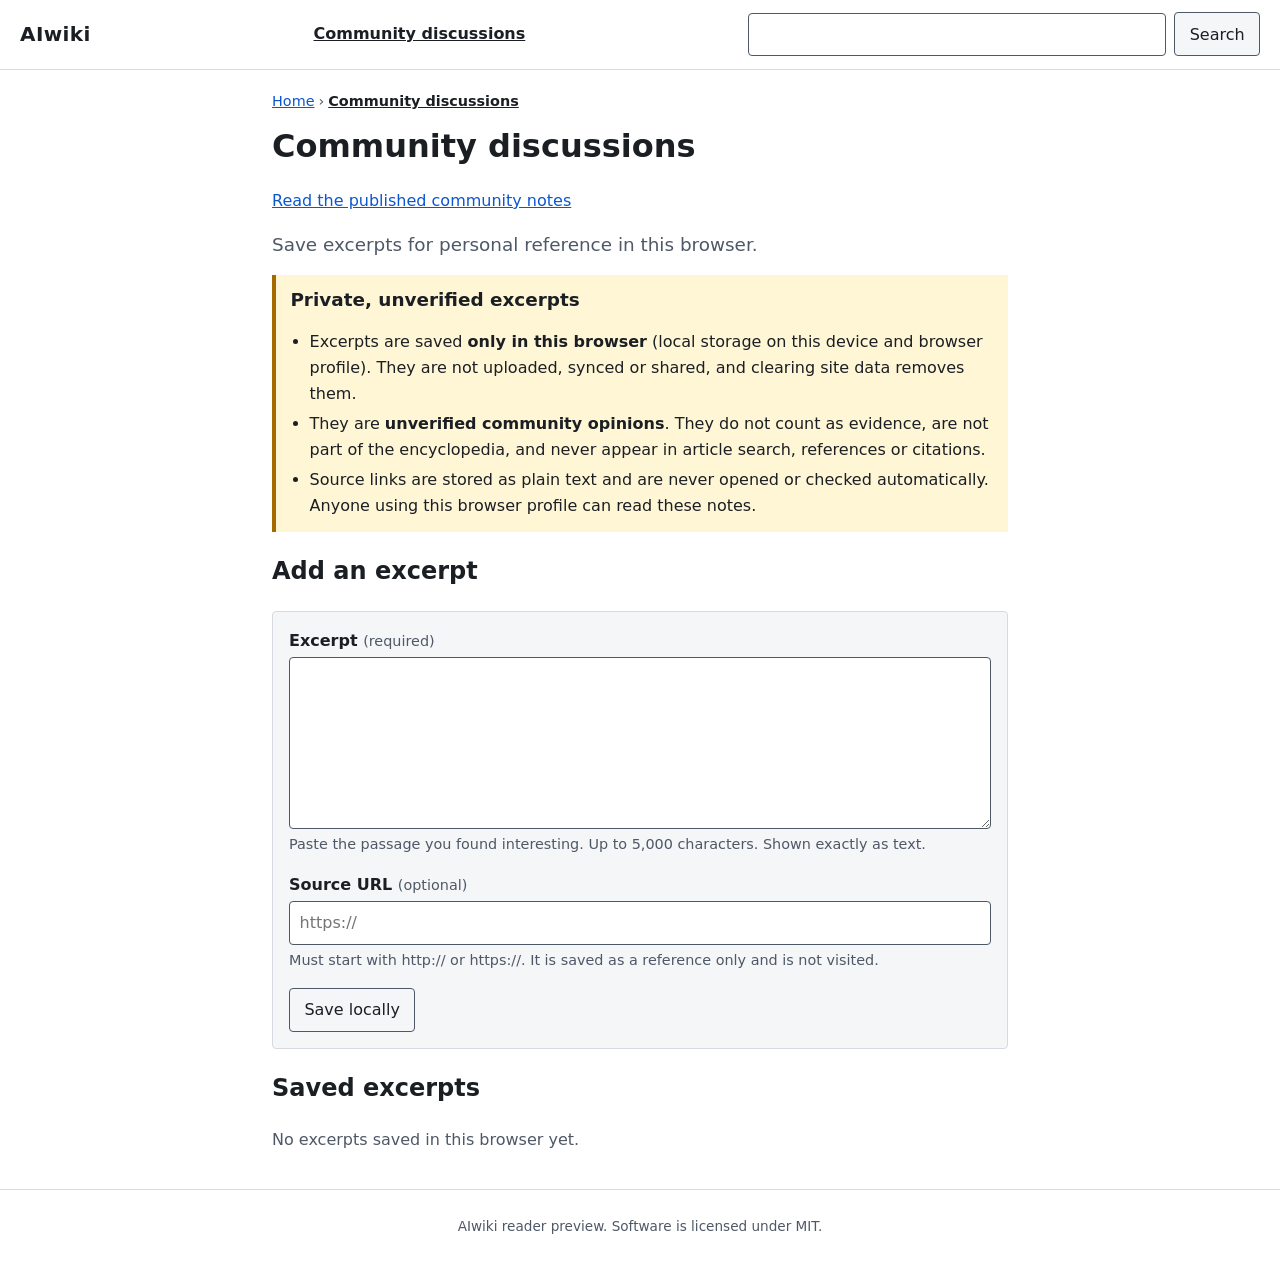
<file: pages/discussions.html>
<!doctype html>
<html lang="en">
<head>
<meta charset="utf-8">
<meta name="viewport" content="width=device-width, initial-scale=1">
<meta name="referrer" content="no-referrer">
<title>Community discussions — AIwiki</title>
<meta name="description" content="Private, browser-local notes of community discussion excerpts. Unverified; not evidence.">
<link rel="stylesheet" href="assets/styles.css">
<script src="assets/discussions.js" defer></script>
</head>
<body>
<a class="skip-link" href="#main">Skip to content</a>
<header class="site-header">
  <a class="brand" href="./">AIwiki</a>
  <nav class="section-nav" aria-label="Sections">
    <ul>
      <li><a href="discussions.html" aria-current="page">Community discussions</a></li>
    </ul>
  </nav>
  <form class="search" role="search" action="./" method="get">
    <label for="search-input">Search articles</label>
    <input id="search-input" name="q" type="search" maxlength="200" autocomplete="off">
    <button type="submit">Search</button>
  </form>
</header>
<div class="layout layout-single">
  <main id="main" tabindex="-1">
    <nav class="breadcrumb" aria-label="Breadcrumb">
      <ol>
        <li><a href="./">Home</a></li>
        <li><a href="discussions.html" aria-current="page">Community discussions</a></li>
      </ol>
    </nav>

    <h1 class="page-title">Community discussions</h1>
    <p><a href="community-public.html">Read the published community notes</a></p>
    <p class="subtitle">Save excerpts for personal reference in this browser.</p>

    <section class="notice" aria-labelledby="discussion-notice-heading">
      <h2 id="discussion-notice-heading">Private, unverified excerpts</h2>
      <ul>
        <li>Excerpts are saved <strong>only in this browser</strong> (local storage on this device and browser profile). They are not uploaded, synced or shared, and clearing site data removes them.</li>
        <li>They are <strong>unverified community opinions</strong>. They do not count as evidence, are not part of the encyclopedia, and never appear in article search, references or citations.</li>
        <li>Source links are stored as plain text and are never opened or checked automatically. Anyone using this browser profile can read these notes.</li>
      </ul>
    </section>

    <section class="discussion-add" aria-labelledby="add-heading">
      <h2 id="add-heading">Add an excerpt</h2>
      <div id="storage-error" class="notice notice-error" role="alert" hidden></div>
      <form id="discussion-form" class="discussion-form" method="dialog" novalidate>
        <div class="field">
          <label for="excerpt-input">Excerpt <span class="required-mark">(required)</span></label>
          <textarea id="excerpt-input" name="excerpt" rows="6" maxlength="5000" required aria-describedby="excerpt-hint excerpt-error"></textarea>
          <p id="excerpt-hint" class="hint">Paste the passage you found interesting. Up to 5,000 characters. Shown exactly as text.</p>
          <p id="excerpt-error" class="field-error" hidden></p>
        </div>
        <div class="field">
          <label for="url-input">Source URL <span class="optional-mark">(optional)</span></label>
          <input id="url-input" name="url" type="url" inputmode="url" maxlength="2048" autocomplete="off" spellcheck="false" placeholder="https://" aria-describedby="url-hint url-error">
          <p id="url-hint" class="hint">Must start with http:// or https://. It is saved as a reference only and is not visited.</p>
          <p id="url-error" class="field-error" hidden></p>
        </div>
        <button type="submit">Save locally</button>
      </form>
      <p id="discussion-status" class="status-note" role="status" aria-live="polite"></p>
    </section>

    <section class="discussion-saved" aria-labelledby="saved-heading">
      <h2 id="saved-heading" tabindex="-1">Saved excerpts <span id="saved-count" class="count"></span></h2>
      <p id="discussion-empty" class="empty">No excerpts saved in this browser yet.</p>
      <ol id="discussion-list" class="discussion-list"></ol>
    </section>

    <noscript><p class="notice">This page needs JavaScript to save and show notes in this browser.</p></noscript>
  </main>
</div>
<footer class="site-footer">
  <p>AIwiki reader preview. Software is licensed under MIT.</p>
</footer>
</body>
</html>
</file>
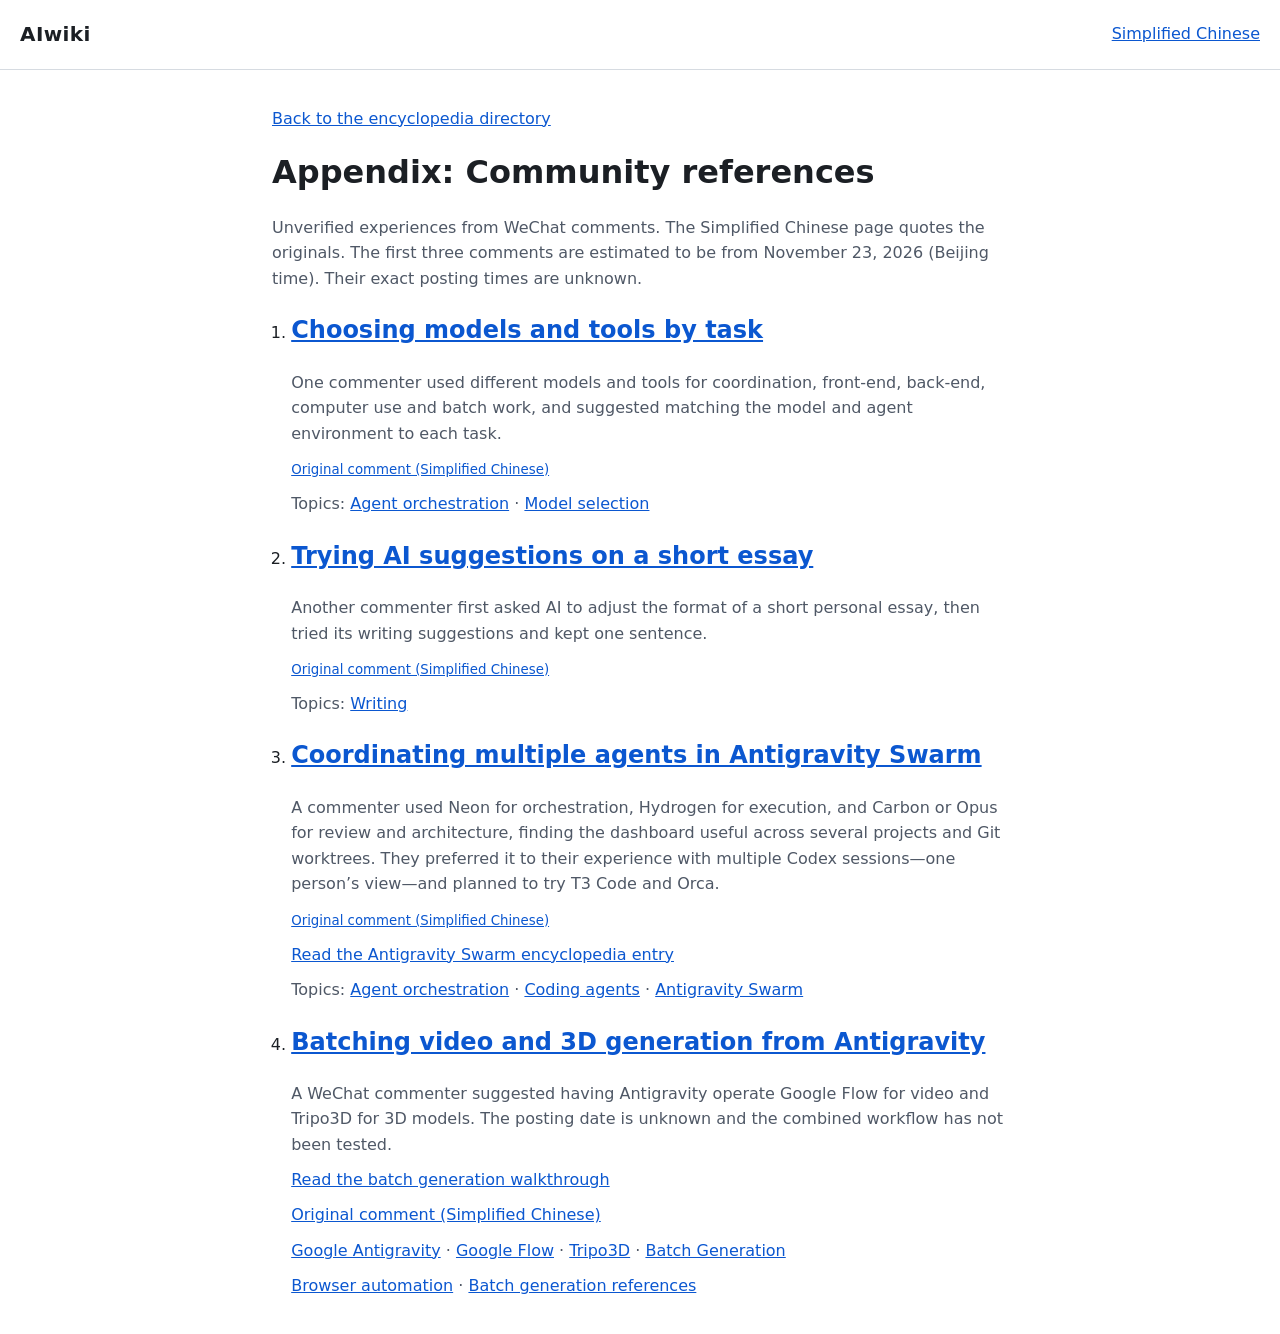
<file: pages/references.html>
<!doctype html>
<html lang="en">
<head>
<meta charset="utf-8">
<meta name="viewport" content="width=device-width, initial-scale=1">
<title>Appendix: Community references — AIwiki</title>
<link rel="alternate" hreflang="zh-Hans" href="zh/references.html">
<link rel="stylesheet" href="assets/styles.css">
<script type="module" src="assets/community-references.js"></script>
</head>
<body>
<a class="skip-link" href="#main">Skip to content</a>
<header class="site-header">
  <a class="brand" href="./">AIwiki</a>
  <nav class="section-nav" aria-label="Language">
    <ul>
      <li><a href="zh/references.html" hreflang="zh-Hans" data-reference-locale>Simplified Chinese</a></li>
    </ul>
  </nav>
</header>
<div class="layout layout-single">
  <main id="main" tabindex="-1">
    <p><a href="./">Back to the encyclopedia directory</a></p>
    <section id="community-references-section" aria-labelledby="community-references-heading">
      <h1 id="community-references-heading" class="page-title">Appendix: Community references</h1>
      <p class="status-note">Unverified experiences from WeChat comments. The Simplified Chinese page quotes the originals. The first three comments are estimated to be from <time datetime="2026-11-23">November 23, 2026</time> (Beijing time). Their exact posting times are unknown.</p>
      <p><a href="references.html#community-references-section" data-reference-reset hidden>Show all references</a></p>
      <ol class="result-list">
        <li id="reference-agent-workflows" data-reference-tags="agent-orchestration model-selection">
          <h2><a href="community-public.html#agent-workflows">Choosing models and tools by task</a></h2>
          <p>One commenter used different models and tools for coordination, front-end, back-end, computer use and batch work, and suggested matching the model and agent environment to each task.</p>
          <p><small><a href="zh/references.html#reference-agent-workflows" hreflang="zh-Hans">Original comment (Simplified Chinese)</a></small></p>
          <p>Topics: <a href="?tag=agent-orchestration#community-references-section" data-reference-tag="agent-orchestration">Agent orchestration</a> · <a href="?tag=model-selection#community-references-section" data-reference-tag="model-selection">Model selection</a></p>
        </li>
        <li id="reference-writing" data-reference-tags="writing">
          <h2><a href="community-public.html#writing">Trying AI suggestions on a short essay</a></h2>
          <p>Another commenter first asked AI to adjust the format of a short personal essay, then tried its writing suggestions and kept one sentence.</p>
          <p><small><a href="zh/references.html#reference-writing" hreflang="zh-Hans">Original comment (Simplified Chinese)</a></small></p>
          <p>Topics: <a href="?tag=writing#community-references-section" data-reference-tag="writing">Writing</a></p>
        </li>
        <li id="reference-swarm" data-reference-tags="agent-orchestration coding-agents antigravity-swarm">
          <h2><a href="community-public.html#swarm">Coordinating multiple agents in Antigravity Swarm</a></h2>
          <p>A commenter used Neon for orchestration, Hydrogen for execution, and Carbon or Opus for review and architecture, finding the dashboard useful across several projects and Git worktrees. They preferred it to their experience with multiple Codex sessions—one person’s view—and planned to try T3 Code and Orca.</p>
          <p><small><a href="zh/references.html#reference-swarm" hreflang="zh-Hans">Original comment (Simplified Chinese)</a></small></p>
          <p><a href="./?article=tool%3Aantigravity-swarm">Read the Antigravity Swarm encyclopedia entry</a></p>
          <p>Topics: <a href="?tag=agent-orchestration#community-references-section" data-reference-tag="agent-orchestration">Agent orchestration</a> · <a href="?tag=coding-agents#community-references-section" data-reference-tag="coding-agents">Coding agents</a> · <a href="?tag=antigravity-swarm#community-references-section" data-reference-tag="antigravity-swarm">Antigravity Swarm</a></p>
        </li>
        <li id="reference-browser-batch-media" data-reference-tags="browser-automation batch-generation">
          <h2><a href="community-public.html#browser-batch-media">Batching video and 3D generation from Antigravity</a></h2>
          <p>A WeChat commenter suggested having Antigravity operate Google Flow for video and Tripo3D for 3D models. The posting date is unknown and the combined workflow has not been tested.</p>
          <p><a href="./?article=guide%3Aantigravity-batch-media">Read the batch generation walkthrough</a></p>
          <p><a href="zh/references.html#reference-browser-batch-media" hreflang="zh-Hans">Original comment (Simplified Chinese)</a></p>
          <p><a href="./?article=tool%3Agoogle-antigravity">Google Antigravity</a> · <a href="./?article=tool%3Agoogle-flow">Google Flow</a> · <a href="./?article=tool%3Atripo3d">Tripo3D</a> · <a href="./?article=concept%3Abatch-generation">Batch Generation</a></p>
          <p><a href="?tag=browser-automation#community-references-section" data-reference-tag="browser-automation">Browser automation</a> · <a href="?tag=batch-generation#community-references-section" data-reference-tag="batch-generation">Batch generation references</a></p>
        </li>
      </ol>
    </section>
  </main>
</div>
</body>
</html>
</file>
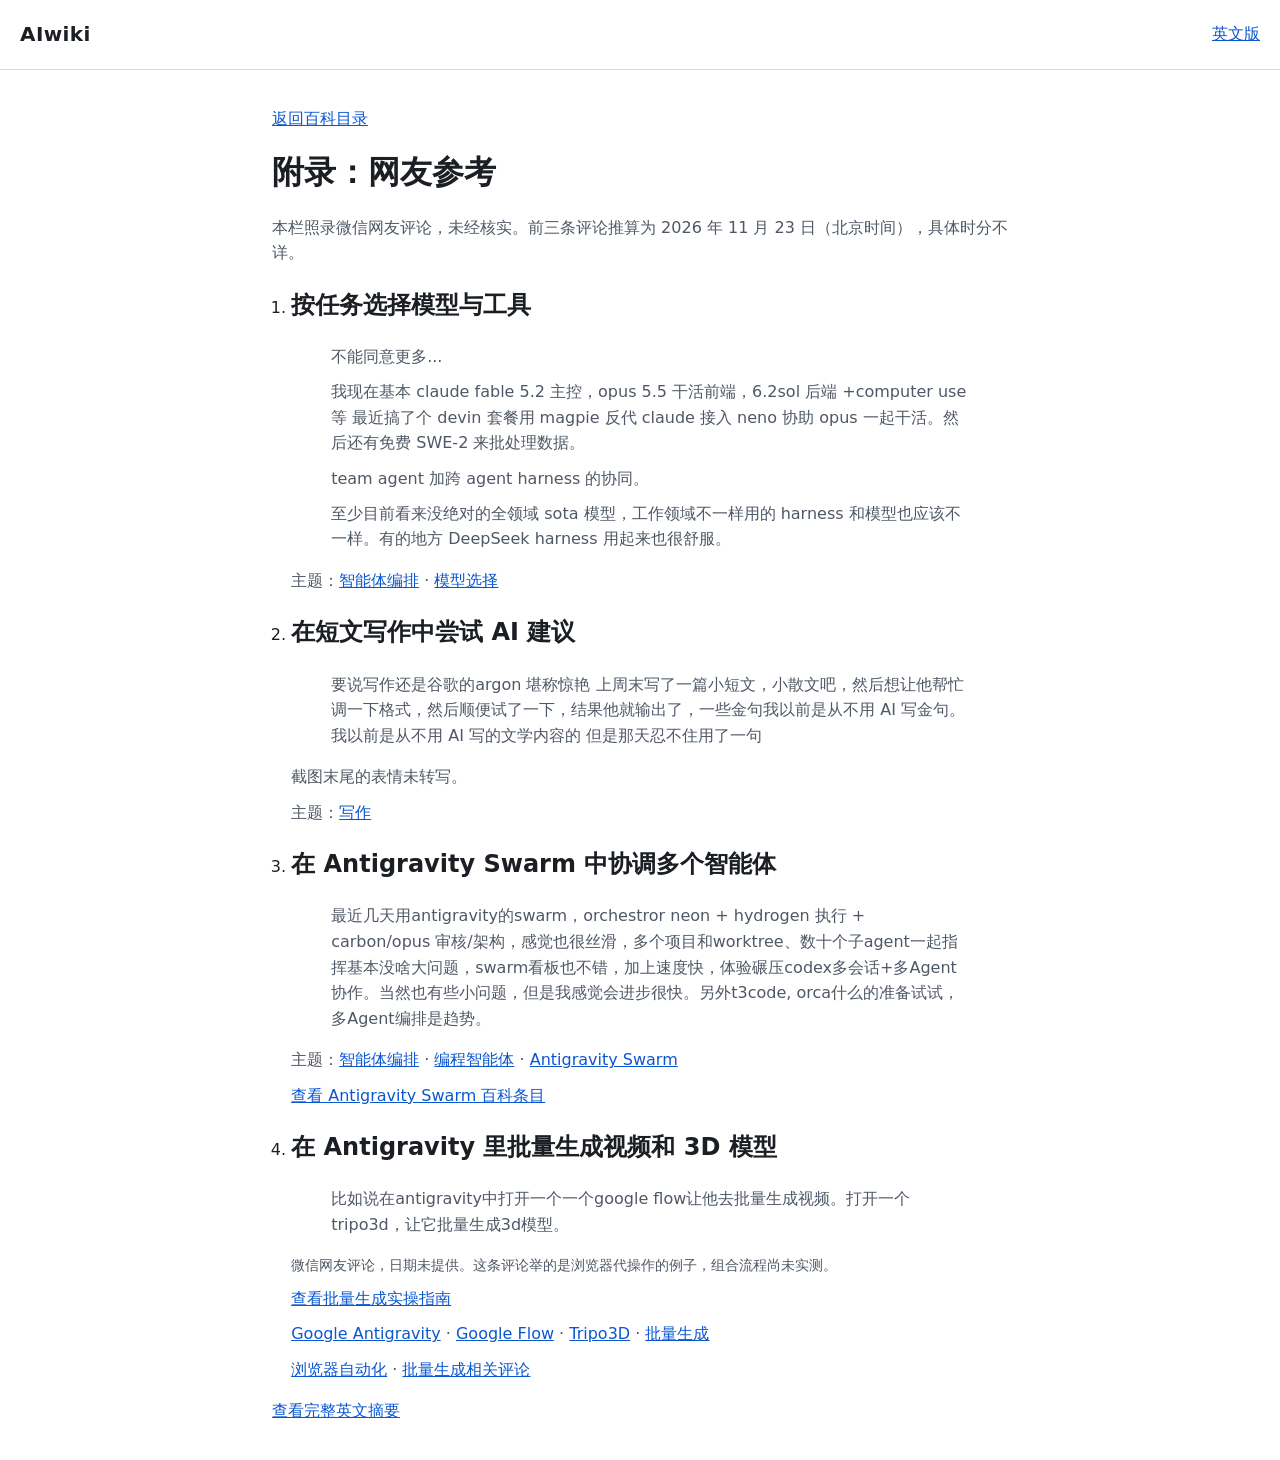
<file: pages/zh/references.html>
<!doctype html>
<html lang="zh-Hans">
<head>
<meta charset="utf-8">
<meta name="viewport" content="width=device-width, initial-scale=1">
<title>附录：网友参考 — AIwiki</title>
<link rel="alternate" hreflang="en" href="../references.html">
<link rel="stylesheet" href="../assets/styles.css">
<script type="module" src="../assets/community-references.js"></script>
</head>
<body>
<a class="skip-link" href="#main">跳到正文</a>
<header class="site-header">
  <a class="brand" href="./">AIwiki</a>
  <nav class="section-nav" aria-label="语言">
    <ul>
      <li><a href="../references.html" hreflang="en" data-reference-locale>英文版</a></li>
    </ul>
  </nav>
</header>
<div class="layout layout-single">
  <main id="main" tabindex="-1">
    <p><a href="./">返回百科目录</a></p>
    <section id="community-references-section" aria-labelledby="community-references-heading">
      <h1 id="community-references-heading" class="page-title">附录：网友参考</h1>
      <p class="status-note">本栏照录微信网友评论，未经核实。前三条评论推算为 <time datetime="2026-11-23">2026 年 11 月 23 日</time>（北京时间），具体时分不详。</p>
      <p><a href="references.html#community-references-section" data-reference-reset hidden>显示全部参考</a></p>
      <ol class="result-list">
        <li id="reference-agent-workflows" data-reference-tags="agent-orchestration model-selection">
          <h2>按任务选择模型与工具</h2>
          <blockquote>
            <p>不能同意更多...</p>
            <p>我现在基本 claude fable 5.2 主控，opus 5.5 干活前端，6.2sol 后端 +computer use 等 最近搞了个 devin 套餐用 magpie 反代 claude 接入 neno 协助 opus 一起干活。然后还有免费 SWE-2 来批处理数据。</p>
            <p>team agent 加跨 agent harness 的协同。</p>
            <p>至少目前看来没绝对的全领域 sota 模型，工作领域不一样用的 harness 和模型也应该不一样。有的地方 DeepSeek harness 用起来也很舒服。</p>
          </blockquote>
          <p>主题：<a href="?tag=agent-orchestration#community-references-section" data-reference-tag="agent-orchestration">智能体编排</a> · <a href="?tag=model-selection#community-references-section" data-reference-tag="model-selection">模型选择</a></p>
        </li>
        <li id="reference-writing" data-reference-tags="writing">
          <h2>在短文写作中尝试 AI 建议</h2>
          <blockquote>
            <p>要说写作还是谷歌的argon 堪称惊艳 上周末写了一篇小短文，小散文吧，然后想让他帮忙调一下格式，然后顺便试了一下，结果他就输出了，一些金句我以前是从不用 AI 写金句。我以前是从不用 AI 写的文学内容的 但是那天忍不住用了一句</p>
          </blockquote>
          <p>截图末尾的表情未转写。</p>
          <p>主题：<a href="?tag=writing#community-references-section" data-reference-tag="writing">写作</a></p>
        </li>
        <li id="reference-swarm" data-reference-tags="agent-orchestration coding-agents antigravity-swarm">
          <h2>在 Antigravity Swarm 中协调多个智能体</h2>
          <blockquote>
            <p>最近几天用antigravity的swarm，orchestror neon + hydrogen 执行 + carbon/opus 审核/架构，感觉也很丝滑，多个项目和worktree、数十个子agent一起指挥基本没啥大问题，swarm看板也不错，加上速度快，体验碾压codex多会话+多Agent协作。当然也有些小问题，但是我感觉会进步很快。另外t3code, orca什么的准备试试，多Agent编排是趋势。</p>
          </blockquote>
          <p>主题：<a href="?tag=agent-orchestration#community-references-section" data-reference-tag="agent-orchestration">智能体编排</a> · <a href="?tag=coding-agents#community-references-section" data-reference-tag="coding-agents">编程智能体</a> · <a href="?tag=antigravity-swarm#community-references-section" data-reference-tag="antigravity-swarm">Antigravity Swarm</a></p>
          <p><a href="./?article=tool%3Aantigravity-swarm">查看 Antigravity Swarm 百科条目</a></p>
        </li>
        <li id="reference-browser-batch-media" data-reference-tags="browser-automation batch-generation">
          <h2>在 Antigravity 里批量生成视频和 3D 模型</h2>
          <blockquote>
            <p>比如说在antigravity中打开一个一个google flow让他去批量生成视频。打开一个tripo3d，让它批量生成3d模型。</p>
          </blockquote>
          <p class="hint">微信网友评论，日期未提供。这条评论举的是浏览器代操作的例子，组合流程尚未实测。</p>
          <p><a href="./?article=guide%3Aantigravity-batch-media">查看批量生成实操指南</a></p>
          <p><a href="./?article=tool%3Agoogle-antigravity">Google Antigravity</a> · <a href="./?article=tool%3Agoogle-flow">Google Flow</a> · <a href="./?article=tool%3Atripo3d">Tripo3D</a> · <a href="./?article=concept%3Abatch-generation">批量生成</a></p>
          <p><a href="?tag=browser-automation#community-references-section" data-reference-tag="browser-automation">浏览器自动化</a> · <a href="?tag=batch-generation#community-references-section" data-reference-tag="batch-generation">批量生成相关评论</a></p>
        </li>
      </ol>
      <p><a href="../community-public.html" hreflang="en">查看完整英文摘要</a></p>
    </section>
  </main>
</div>
</body>
</html>
</file>
<file: assets/styles.css>
:root {
  --fg: #1b1f24;
  --muted: #4f5866;
  --bg: #ffffff;
  --panel: #f4f6f8;
  --line: #d6dbe1;
  --link: #0b57d0;
  --focus: #b4530a;
  --warn-bg: #fff6d6;
  --warn-line: #a46a00;
  --err-bg: #fde8e8;
  --err-line: #b3261e;
  font-family: system-ui, -apple-system, "Segoe UI", Roboto, sans-serif;
  line-height: 1.6;
  color: var(--fg);
  background: var(--bg);
}
@media (prefers-color-scheme: dark) {
  :root {
    --fg: #e6e9ed; --muted: #aab3bf; --bg: #14171b; --panel: #1d2127; --line: #353b44;
    --link: #8ab4f8; --focus: #f6ad55; --warn-bg: #3a3218; --warn-line: #e0b54a;
    --err-bg: #3d1d1d; --err-line: #f28b82;
  }
}
* { box-sizing: border-box; }
body { margin: 0; }
a { color: var(--link); }
[hidden] { display: none !important; }
a:focus-visible, button:focus-visible, input:focus-visible, textarea:focus-visible, main:focus-visible, h2[tabindex]:focus-visible, .figure-steps summary:focus-visible {
  outline: 3px solid var(--focus); outline-offset: 2px;
}
code { font-size: .9em; overflow-wrap: anywhere; }

.skip-link { position: absolute; left: -999px; top: 0; padding: .5rem 1rem; background: var(--bg); z-index: 10; }
.skip-link:focus { left: .5rem; top: .5rem; }

.site-header {
  display: flex; flex-wrap: wrap; gap: .75rem 1.5rem; align-items: center; justify-content: space-between;
  padding: .75rem 1.25rem; border-bottom: 1px solid var(--line);
}
.brand { font-weight: 700; font-size: 1.25rem; text-decoration: none; color: var(--fg); letter-spacing: .02em; }
.search { display: flex; gap: .5rem; align-items: center; flex: 1 1 18rem; max-width: 32rem; }
.search label { position: absolute; width: 1px; height: 1px; overflow: hidden; clip-path: inset(50%); white-space: nowrap; }
.search input { flex: 1; min-width: 0; padding: .5rem .6rem; font: inherit; border: 1px solid var(--muted); border-radius: 4px; background: var(--bg); color: var(--fg); }
button { font: inherit; padding: .5rem .9rem; border: 1px solid var(--muted); border-radius: 4px; background: var(--panel); color: var(--fg); cursor: pointer; min-height: 44px; }

.layout { display: grid; grid-template-columns: minmax(14rem, 18rem) minmax(0, 1fr); gap: 2rem; max-width: 78rem; margin: 0 auto; padding: 1.25rem; }
.site-nav { border-right: 1px solid var(--line); padding-right: 1rem; font-size: .95rem; }
.nav-heading { font-size: .8rem; text-transform: uppercase; letter-spacing: .06em; color: var(--muted); margin: 0 0 .5rem; }
.tree, .tree ul { list-style: none; margin: 0; padding: 0; }
.tree > li { margin: .35rem 0; }
.tree ul { padding-left: 1rem; border-left: 2px solid var(--line); margin: .25rem 0 .25rem .25rem; }
.tree a { text-decoration: none; display: inline-block; padding: .15rem 0; }
.tree a:hover { text-decoration: underline; }
[aria-current="page"] { font-weight: 700; color: var(--fg); }
.count { color: var(--muted); font-size: .85em; }

main { min-width: 0; max-width: 46rem; }
.hero h1 { font-size: 2.5rem; margin: .5rem 0 0; }
.subtitle { font-size: 1.15rem; color: var(--muted); margin: .25rem 0; }
.tagline { font-size: 1.3rem; font-weight: 600; margin: .75rem 0 1.25rem; }
.field-list, .result-list { padding-left: 1.2rem; }
.field-list li, .result-list li { margin: .4rem 0; }
.result-list p { margin: .1rem 0 .6rem; color: var(--muted); }

.notice { background: var(--warn-bg); border-left: 4px solid var(--warn-line); padding: .6rem .9rem; margin: 1rem 0; }
.notice-error { background: var(--err-bg); border-left-color: var(--err-line); }
.notice h2 { margin-top: 0; font-size: 1.15rem; }
.empty, .hint, .status-note, .aliases, .meta { color: var(--muted); }
.hint { font-size: .9rem; }

.breadcrumb ol { list-style: none; display: flex; flex-wrap: wrap; gap: .25rem; padding: 0; margin: 0 0 .5rem; font-size: .9rem; }
.breadcrumb li + li::before { content: "›"; margin-right: .25rem; color: var(--muted); }

.article-head h1 { margin: .25rem 0; font-size: 2rem; }
.meta { display: flex; flex-wrap: wrap; gap: .4rem 1rem; align-items: center; font-size: .85rem; margin: .25rem 0; }
.summary { font-size: 1.1rem; }
.toc { background: var(--panel); border: 1px solid var(--line); padding: .6rem 1rem; display: inline-block; min-width: 14rem; margin: .5rem 0 1rem; }
.toc ol { margin: 0; padding-left: 1.2rem; }
article h2 { border-bottom: 1px solid var(--line); padding-bottom: .2rem; margin-top: 2rem; }
.cite { font-size: .75em; margin-left: .1em; }
.cite a { text-decoration: none; padding: 0 .1em; }
.references li { margin: .5rem 0; }
.references li:target { background: var(--warn-bg); }
.backrefs a { text-decoration: none; }
.evidence { margin: .2rem 0 0; padding-left: 1.1rem; font-size: .92rem; }
.related { padding-left: 1.2rem; }
.related li { margin: .6rem 0; }
.related p { margin: .1rem 0; }
.rel-label { font-weight: 600; }

.article-figure { margin: 1rem 0; }
.article-figure > a { display: block; }
.article-figure img { display: block; width: 100%; height: auto; background: var(--panel); border: 1px solid var(--line); border-radius: 4px; }
.article-figure figcaption { margin-top: .5rem; color: var(--muted); font-size: .9rem; }
.figure-steps { margin: 1rem 0; padding-left: 1.6rem; }
.figure-steps li { border-bottom: 1px solid var(--line); }
.figure-steps summary { padding: .6rem 0; cursor: pointer; font-weight: 600; min-height: 44px; }
.figure-steps p { margin: 0 0 .75rem; }
.paper-figure { max-width: 32rem; }
.paper-figure img { width: auto; max-width: 100%; background: #fff; }
.tool-comparison-scroll { margin: 1rem 0; overflow-x: auto; }
.tool-comparison { border-collapse: collapse; min-width: 42rem; width: 100%; }
.tool-comparison th, .tool-comparison td { border-bottom: 1px solid var(--line); padding: .65rem .75rem; text-align: start; vertical-align: top; }
.tool-comparison th[scope="row"] { width: 8rem; }
.tool-comparison th[scope="row"] .hint { font-weight: 400; }
.tool-comparison tbody tr.is-comparison-target { outline: 2px solid var(--warn-line); outline-offset: -2px; }
.tool-comparison tbody tr.is-comparison-target > * { background: var(--warn-bg); }
.guide-steps li { margin: .65rem 0; }
.guide-steps li p { margin: .25rem 0 .75rem; }
.guide-step-required { color: var(--warn-line); }
.guide-step-review { color: var(--link); }
.guide-prompt { white-space: pre-wrap; overflow-wrap: anywhere; background: var(--panel); border: 1px solid var(--line); padding: .75rem; }

.badge { display: inline-block; font-size: .75rem; line-height: 1.3; padding: .05rem .45rem; border: 1px solid currentColor; border-radius: 999px; white-space: nowrap; }
.badge-verified { color: #1e7a34; }
.badge-disputed, .badge-rejected { color: var(--err-line); }
.badge-candidate, .badge-synthetic, .badge-inference, .badge-hypothesis { color: var(--warn-line); }
@media (prefers-color-scheme: dark) { .badge-verified { color: #81c995; } }

/* Header section links */
.section-nav ul { list-style: none; display: flex; flex-wrap: wrap; gap: .25rem 1rem; margin: 0; padding: 0; }
.section-nav a { display: inline-block; padding: .4rem 0; min-height: 44px; line-height: 2; }

.visually-hidden { position: absolute; width: 1px; height: 1px; overflow: hidden; clip-path: inset(50%); white-space: nowrap; }

/* Community discussions (browser-local, unverified notes) */
.layout-single { grid-template-columns: minmax(0, 1fr); }
.layout-single main { margin: 0 auto; width: 100%; }
.page-title { font-size: 2rem; margin: .25rem 0; }
.page-title span { color: var(--muted); font-weight: 600; }
.notice ul { margin: .25rem 0; padding-left: 1.2rem; }
.notice li { margin: .3rem 0; }
.discussion-form { background: var(--panel); border: 1px solid var(--line); border-radius: 4px; padding: 1rem; }
.field { margin: 0 0 1rem; }
.field label { display: block; font-weight: 600; margin-bottom: .25rem; }
.required-mark, .optional-mark { font-weight: 400; color: var(--muted); font-size: .9em; }
.field textarea, .field input {
  display: block; width: 100%; padding: .5rem .6rem; font: inherit;
  border: 1px solid var(--muted); border-radius: 4px; background: var(--bg); color: var(--fg);
}
.field textarea { resize: vertical; min-height: 8rem; }
.field .hint { margin: .25rem 0 0; }
.field [aria-invalid="true"] { border-color: var(--err-line); border-width: 2px; }
.field-error { color: var(--err-line); font-weight: 600; margin: .25rem 0 0; }
.discussion-list { list-style: none; margin: 0; padding: 0; }
.discussion-item { border: 1px solid var(--line); border-radius: 4px; padding: .75rem 1rem; margin: 0 0 1rem; }
.excerpt { margin: 0 0 .5rem; padding: 0 0 0 .9rem; border-left: 4px solid var(--line); white-space: pre-wrap; overflow-wrap: anywhere; }
.source-line { margin: .25rem 0 .5rem; font-size: .9rem; overflow-wrap: anywhere; }
.button-delete { border-color: var(--err-line); color: var(--err-line); background: var(--bg); }
.button-delete:hover { background: var(--err-bg); }

.site-footer { border-top: 1px solid var(--line); color: var(--muted); font-size: .85rem; padding: .75rem 1.25rem; text-align: center; }

@media (max-width: 48rem) {
  .layout { grid-template-columns: minmax(0, 1fr); gap: .75rem; padding: .75rem; }
  .site-nav { border-right: 0; border-bottom: 1px solid var(--line); padding: 0 0 .75rem; }
  .nav-toggle { justify-self: start; }
  .hero h1 { font-size: 2rem; }
  .article-head h1 { font-size: 1.6rem; }
  .toc { display: block; }
  .page-title { font-size: 1.6rem; }
  .discussion-form { padding: .75rem; }
  .discussion-form button[type="submit"], .button-delete { width: 100%; }
}
@media (prefers-reduced-motion: reduce) { * { scroll-behavior: auto !important; } }
</file>
<file: pages/assets/styles.css>
:root {
  --fg: #1b1f24;
  --muted: #4f5866;
  --bg: #ffffff;
  --panel: #f4f6f8;
  --line: #d6dbe1;
  --link: #0b57d0;
  --focus: #b4530a;
  --warn-bg: #fff6d6;
  --warn-line: #a46a00;
  --err-bg: #fde8e8;
  --err-line: #b3261e;
  font-family: system-ui, -apple-system, "Segoe UI", Roboto, sans-serif;
  line-height: 1.6;
  color: var(--fg);
  background: var(--bg);
}
@media (prefers-color-scheme: dark) {
  :root {
    --fg: #e6e9ed; --muted: #aab3bf; --bg: #14171b; --panel: #1d2127; --line: #353b44;
    --link: #8ab4f8; --focus: #f6ad55; --warn-bg: #3a3218; --warn-line: #e0b54a;
    --err-bg: #3d1d1d; --err-line: #f28b82;
  }
}
* { box-sizing: border-box; }
body { margin: 0; }
a { color: var(--link); }
[hidden] { display: none !important; }
a:focus-visible, button:focus-visible, input:focus-visible, textarea:focus-visible, main:focus-visible, h2[tabindex]:focus-visible, .figure-steps summary:focus-visible {
  outline: 3px solid var(--focus); outline-offset: 2px;
}
code { font-size: .9em; overflow-wrap: anywhere; }

.skip-link { position: absolute; left: -999px; top: 0; padding: .5rem 1rem; background: var(--bg); z-index: 10; }
.skip-link:focus { left: .5rem; top: .5rem; }

.site-header {
  display: flex; flex-wrap: wrap; gap: .75rem 1.5rem; align-items: center; justify-content: space-between;
  padding: .75rem 1.25rem; border-bottom: 1px solid var(--line);
}
.brand { font-weight: 700; font-size: 1.25rem; text-decoration: none; color: var(--fg); letter-spacing: .02em; }
.search { display: flex; gap: .5rem; align-items: center; flex: 1 1 18rem; max-width: 32rem; }
.search label { position: absolute; width: 1px; height: 1px; overflow: hidden; clip-path: inset(50%); white-space: nowrap; }
.search input { flex: 1; min-width: 0; padding: .5rem .6rem; font: inherit; border: 1px solid var(--muted); border-radius: 4px; background: var(--bg); color: var(--fg); }
button { font: inherit; padding: .5rem .9rem; border: 1px solid var(--muted); border-radius: 4px; background: var(--panel); color: var(--fg); cursor: pointer; min-height: 44px; }

.layout { display: grid; grid-template-columns: minmax(14rem, 18rem) minmax(0, 1fr); gap: 2rem; max-width: 78rem; margin: 0 auto; padding: 1.25rem; }
.site-nav { border-right: 1px solid var(--line); padding-right: 1rem; font-size: .95rem; }
.nav-heading { font-size: .8rem; text-transform: uppercase; letter-spacing: .06em; color: var(--muted); margin: 0 0 .5rem; }
.tree, .tree ul { list-style: none; margin: 0; padding: 0; }
.tree > li { margin: .35rem 0; }
.tree ul { padding-left: 1rem; border-left: 2px solid var(--line); margin: .25rem 0 .25rem .25rem; }
.tree a { text-decoration: none; display: inline-block; padding: .15rem 0; }
.tree a:hover { text-decoration: underline; }
.tree .tool-nav-groups > li { margin-top: .55rem; }
.tree .tool-nav-groups ul { border: 0; margin: .05rem 0 0; padding-left: .65rem; }
.tool-nav-label { color: var(--muted); font-size: .85em; font-weight: 600; }
[aria-current="page"] { font-weight: 700; color: var(--fg); }
.count { color: var(--muted); font-size: .85em; }

main { min-width: 0; max-width: 46rem; }
.hero h1 { font-size: 2.5rem; margin: .5rem 0 0; }
.subtitle { font-size: 1.15rem; color: var(--muted); margin: .25rem 0; }
.tagline { font-size: 1.3rem; font-weight: 600; margin: .75rem 0 1.25rem; }
.field-list, .result-list { padding-left: 1.2rem; }
.field-list li, .result-list li { margin: .4rem 0; }
.result-list p { margin: .1rem 0 .6rem; color: var(--muted); }

.notice { background: var(--warn-bg); border-left: 4px solid var(--warn-line); padding: .6rem .9rem; margin: 1rem 0; }
.notice-error { background: var(--err-bg); border-left-color: var(--err-line); }
.notice h2 { margin-top: 0; font-size: 1.15rem; }
.empty, .hint, .status-note, .aliases, .meta { color: var(--muted); }
.hint { font-size: .9rem; }

.breadcrumb ol { list-style: none; display: flex; flex-wrap: wrap; gap: .25rem; padding: 0; margin: 0 0 .5rem; font-size: .9rem; }
.breadcrumb li + li::before { content: "›"; margin-right: .25rem; color: var(--muted); }

.article-head h1 { margin: .25rem 0; font-size: 2rem; }
.meta { display: flex; flex-wrap: wrap; gap: .4rem 1rem; align-items: center; font-size: .85rem; margin: .25rem 0; }
.summary { font-size: 1.1rem; }
.toc { background: var(--panel); border: 1px solid var(--line); padding: .6rem 1rem; display: inline-block; min-width: 14rem; margin: .5rem 0 1rem; }
.toc ol { margin: 0; padding-left: 1.2rem; }
article h2 { border-bottom: 1px solid var(--line); padding-bottom: .2rem; margin-top: 2rem; }
.cite { font-size: .75em; margin-left: .1em; }
.cite a { text-decoration: none; padding: 0 .1em; }
.references li { margin: .5rem 0; }
.references li:target { background: var(--warn-bg); }
.backrefs a { text-decoration: none; }
.evidence { margin: .2rem 0 0; padding-left: 1.1rem; font-size: .92rem; }
.related { padding-left: 1.2rem; }
.related li { margin: .6rem 0; }
.related p { margin: .1rem 0; }
.rel-label { font-weight: 600; }

.article-figure { margin: 1rem 0; }
.article-figure > a { display: block; }
.article-figure img { display: block; width: 100%; height: auto; background: var(--panel); border: 1px solid var(--line); border-radius: 4px; }
.article-figure figcaption { margin-top: .5rem; color: var(--muted); font-size: .9rem; }
.architecture-diagram { display: grid; gap: .75rem; }
.architecture-diagram-panel {
  display: grid; grid-template-columns: minmax(0, 1fr) minmax(0, 1.15fr); align-items: center;
  gap: .75rem 1rem; padding: .75rem 1rem; background: var(--panel);
  border: 1px solid var(--line); border-radius: 4px;
}
.architecture-diagram-panel h3 { margin: 0 0 .25rem; font-size: 1.05rem; }
.architecture-diagram-panel p { margin: 0; font-size: .95rem; }
.architecture-diagram-panel svg { display: block; width: 100%; max-width: 23rem; height: auto; justify-self: center; }
.architecture-diagram-panel rect { fill: var(--bg); stroke: var(--muted); }
.diagram-edge { fill: none; stroke: var(--fg); stroke-width: 1.6; }
.diagram-message { stroke-dasharray: 5 4; }
.diagram-arrowhead { fill: var(--fg); }
.diagram-name { fill: var(--fg); font-size: 14px; font-weight: 650; }
.diagram-label { fill: var(--muted); font-size: 13px; }
@media (max-width: 52rem) {
  .architecture-diagram-panel { grid-template-columns: minmax(0, 1fr); }
}
.figure-steps { margin: 1rem 0; padding-left: 1.6rem; }
.figure-steps li { border-bottom: 1px solid var(--line); }
.figure-steps summary { padding: .6rem 0; cursor: pointer; font-weight: 600; min-height: 44px; }
.figure-steps p { margin: 0 0 .75rem; }
.paper-figure { max-width: 32rem; }
.paper-figure img { width: auto; max-width: 100%; background: #fff; }
.tool-comparison-scroll { margin: 1rem 0; overflow-x: auto; }
.tool-comparison { border-collapse: collapse; min-width: 42rem; width: 100%; }
.tool-comparison th, .tool-comparison td { border-bottom: 1px solid var(--line); padding: .65rem .75rem; text-align: start; vertical-align: top; }
.tool-comparison th[scope="row"] { width: 8rem; }
.tool-comparison th[scope="row"] .hint { font-weight: 400; }
.tool-comparison tbody tr.is-comparison-target { outline: 2px solid var(--warn-line); outline-offset: -2px; }
.tool-comparison tbody tr.is-comparison-target > * { background: var(--warn-bg); }
.guide-steps li { margin: .65rem 0; }
.guide-steps li p { margin: .25rem 0 .75rem; }
.guide-step-required { color: var(--warn-line); }
.guide-step-review { color: var(--link); }
.guide-prompt { white-space: pre-wrap; overflow-wrap: anywhere; background: var(--panel); border: 1px solid var(--line); padding: .75rem; }

.badge { display: inline-block; font-size: .75rem; line-height: 1.3; padding: .05rem .45rem; border: 1px solid currentColor; border-radius: 999px; white-space: nowrap; }
.badge-verified { color: #1e7a34; }
.badge-disputed, .badge-rejected { color: var(--err-line); }
.badge-candidate, .badge-synthetic, .badge-inference, .badge-hypothesis { color: var(--warn-line); }
@media (prefers-color-scheme: dark) { .badge-verified { color: #81c995; } }

/* Header section links */
.section-nav ul { list-style: none; display: flex; flex-wrap: wrap; gap: .25rem 1rem; margin: 0; padding: 0; }
.section-nav a { display: inline-block; padding: .4rem 0; min-height: 44px; line-height: 2; }

.visually-hidden { position: absolute; width: 1px; height: 1px; overflow: hidden; clip-path: inset(50%); white-space: nowrap; }

.tree > .appendix-nav { border-top: 1px solid var(--line); margin-top: .7rem; padding-top: .45rem; }

/* Community discussions (browser-local, unverified notes) */
.layout-single { grid-template-columns: minmax(0, 1fr); }
.layout-single main { margin: 0 auto; width: 100%; }
.page-title { font-size: 2rem; margin: .25rem 0; }
.page-title span { color: var(--muted); font-weight: 600; }
.notice ul { margin: .25rem 0; padding-left: 1.2rem; }
.notice li { margin: .3rem 0; }
.discussion-form { background: var(--panel); border: 1px solid var(--line); border-radius: 4px; padding: 1rem; }
.field { margin: 0 0 1rem; }
.field label { display: block; font-weight: 600; margin-bottom: .25rem; }
.required-mark, .optional-mark { font-weight: 400; color: var(--muted); font-size: .9em; }
.field textarea, .field input {
  display: block; width: 100%; padding: .5rem .6rem; font: inherit;
  border: 1px solid var(--muted); border-radius: 4px; background: var(--bg); color: var(--fg);
}
.field textarea { resize: vertical; min-height: 8rem; }
.field .hint { margin: .25rem 0 0; }
.field [aria-invalid="true"] { border-color: var(--err-line); border-width: 2px; }
.field-error { color: var(--err-line); font-weight: 600; margin: .25rem 0 0; }
.discussion-list { list-style: none; margin: 0; padding: 0; }
.discussion-item { border: 1px solid var(--line); border-radius: 4px; padding: .75rem 1rem; margin: 0 0 1rem; }
.excerpt { margin: 0 0 .5rem; padding: 0 0 0 .9rem; border-left: 4px solid var(--line); white-space: pre-wrap; overflow-wrap: anywhere; }
.source-line { margin: .25rem 0 .5rem; font-size: .9rem; overflow-wrap: anywhere; }
.button-delete { border-color: var(--err-line); color: var(--err-line); background: var(--bg); }
.button-delete:hover { background: var(--err-bg); }

.site-footer { border-top: 1px solid var(--line); color: var(--muted); font-size: .85rem; padding: .75rem 1.25rem; text-align: center; }

@media (max-width: 48rem) {
  .layout { grid-template-columns: minmax(0, 1fr); gap: .75rem; padding: .75rem; }
  .site-nav { border-right: 0; border-bottom: 1px solid var(--line); padding: 0 0 .75rem; }
  .nav-toggle { justify-self: start; }
  .hero h1 { font-size: 2rem; }
  .article-head h1 { font-size: 1.6rem; }
  .toc { display: block; }
  .page-title { font-size: 1.6rem; }
  .discussion-form { padding: .75rem; }
  .discussion-form button[type="submit"], .button-delete { width: 100%; }
}
@media (prefers-reduced-motion: reduce) { * { scroll-behavior: auto !important; } }
</file>
